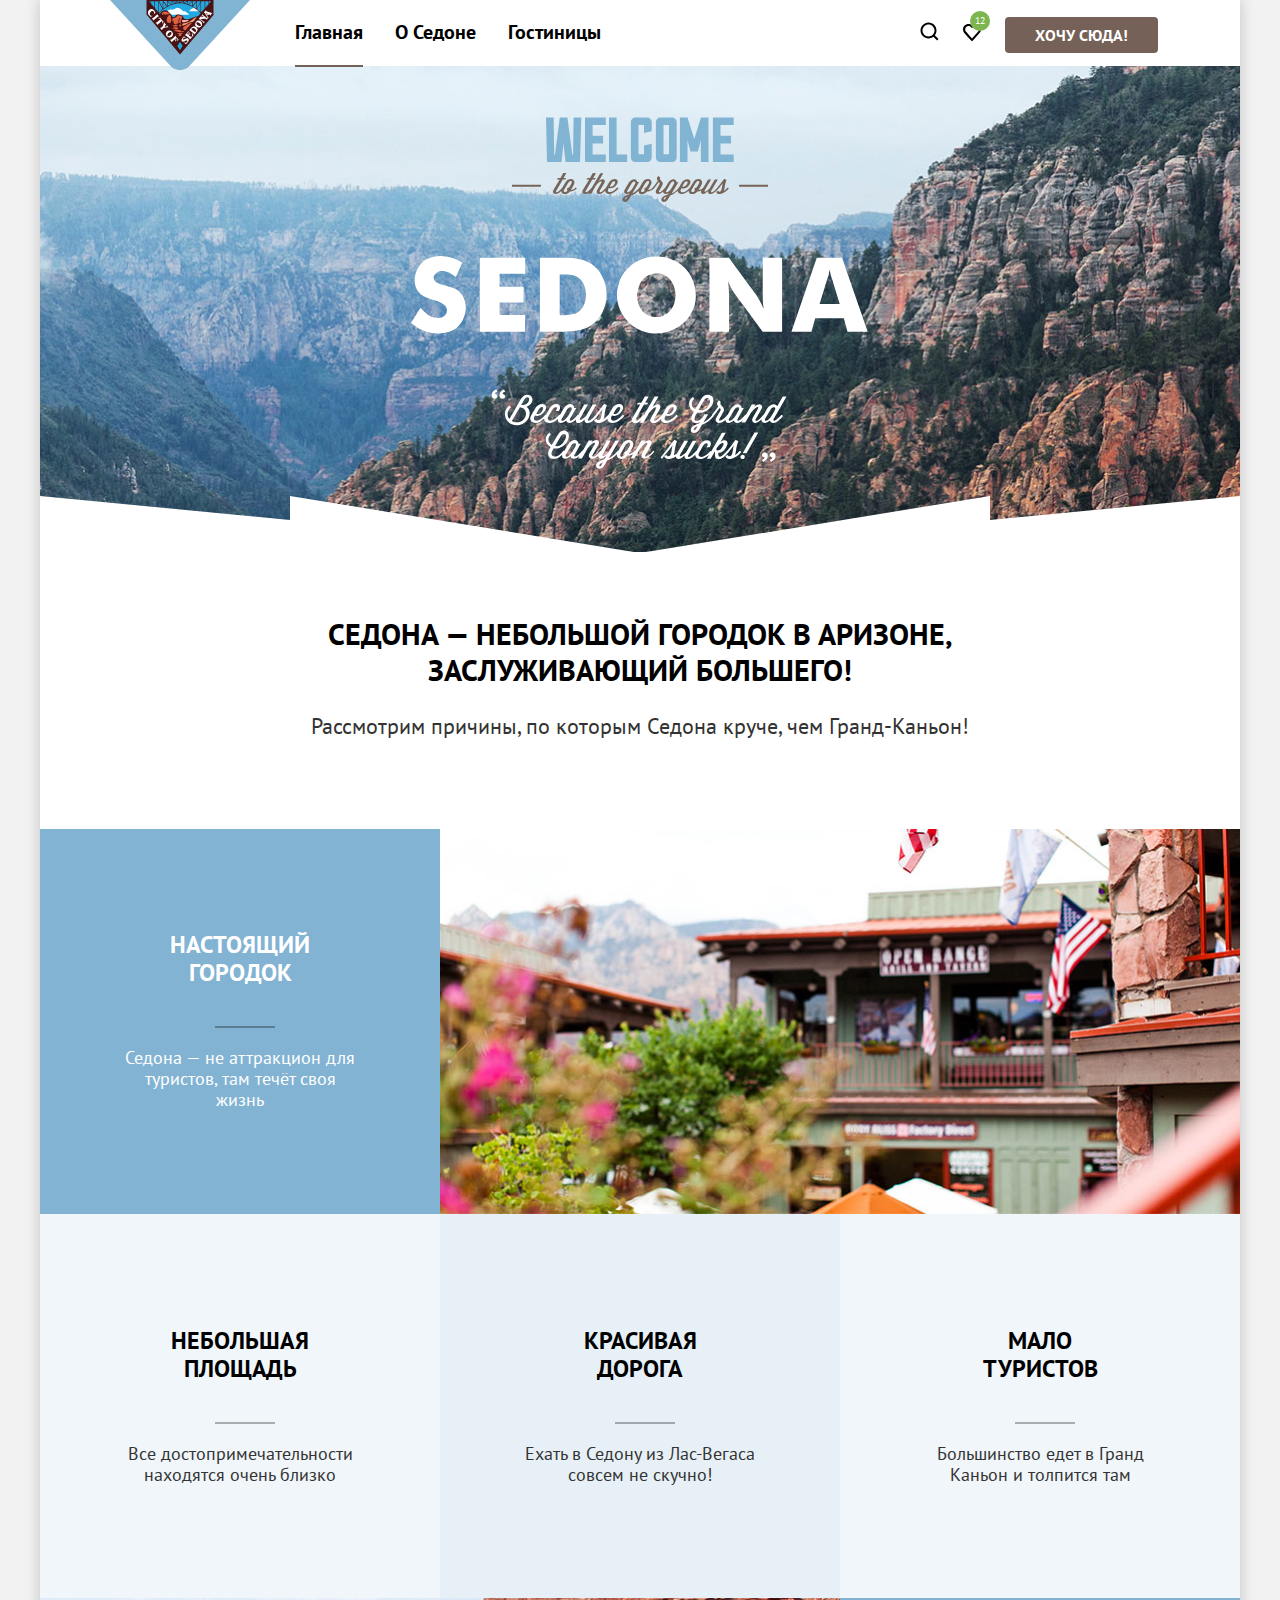
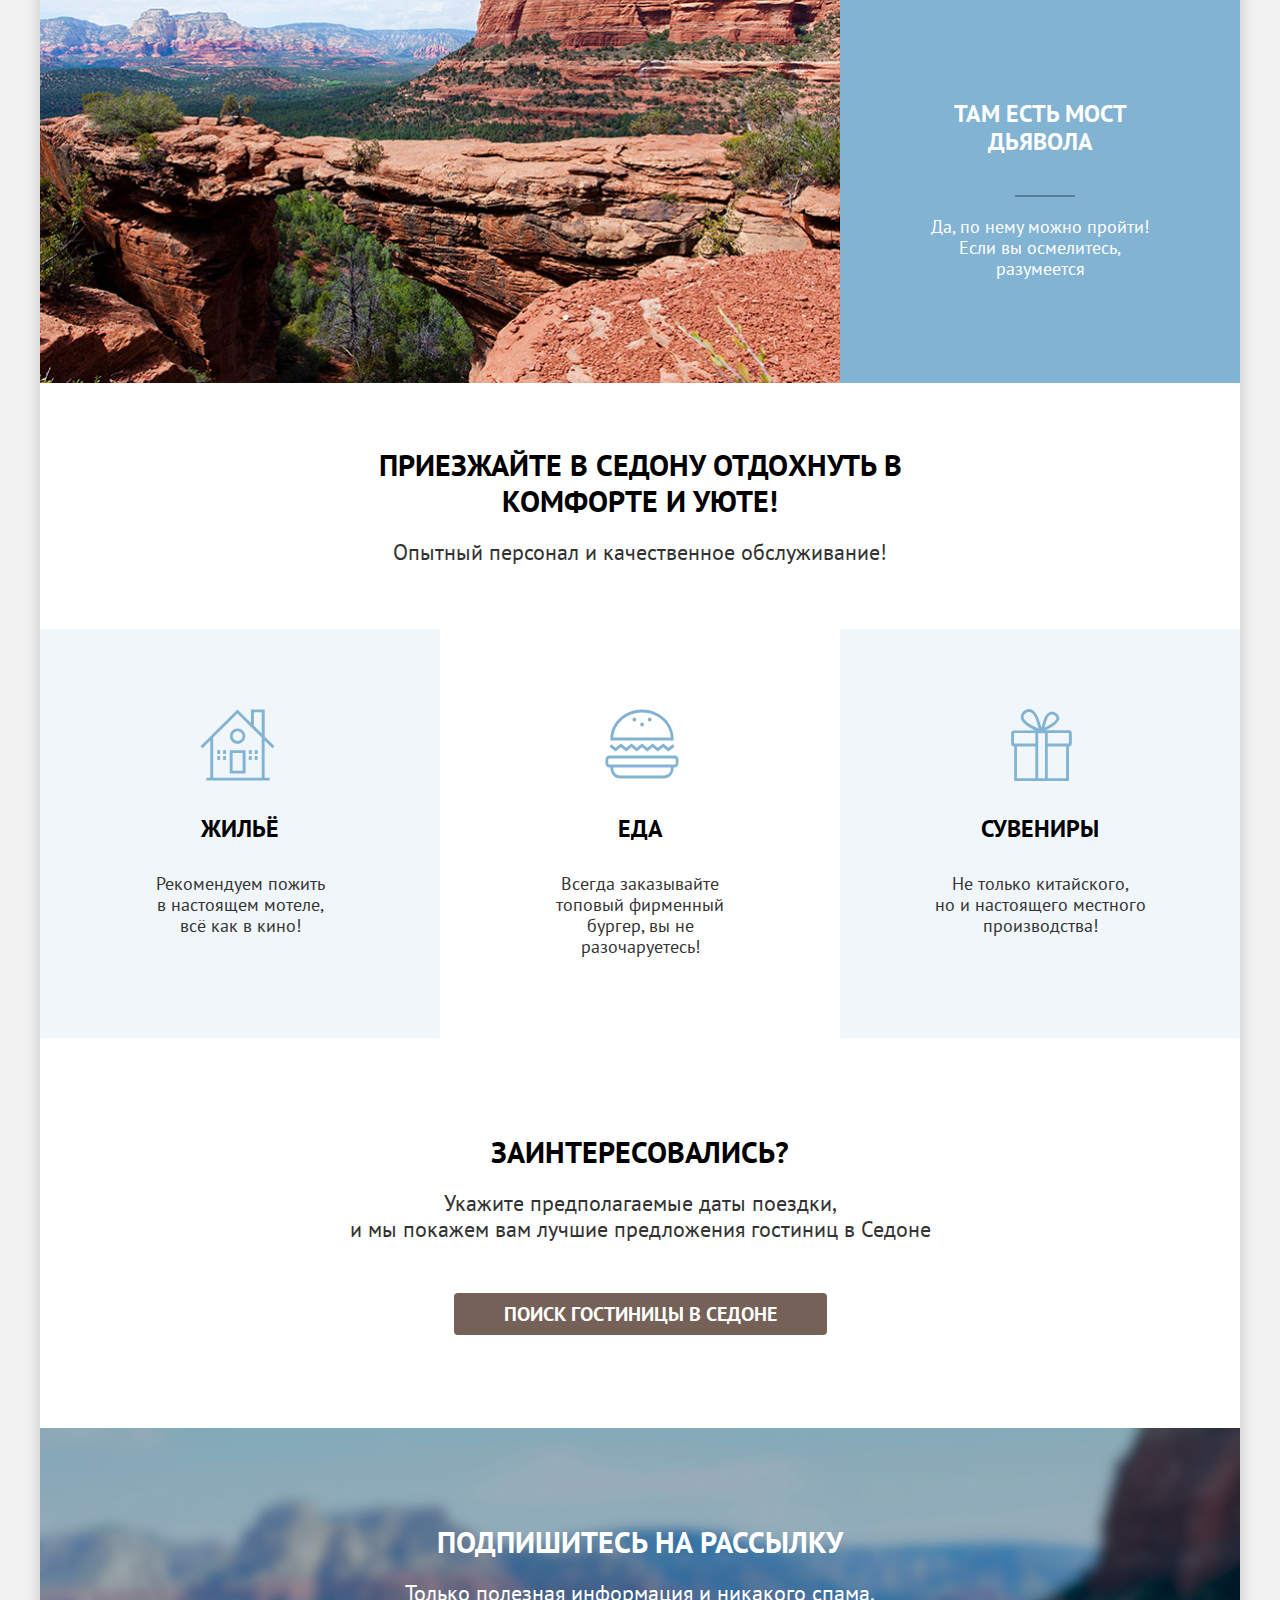
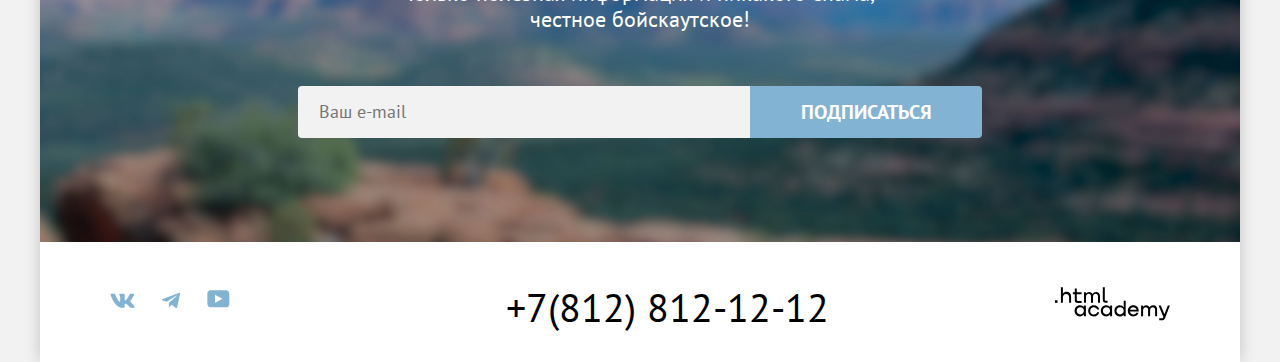
<file: index.html>
<!DOCTYPE html>
<html lang="ru">

<head>
  <meta charset="utf-8">
  <title>HTML Academy: Седона</title>
  <link rel="stylesheet" href="styles/styles.css">
  <link rel="icon" type="image/x-icon" sizes="32x32" href="favicon/favicon.ico">
</head>

<body>
  <div class="page-container">
    <header class="page-header">
      <a href="#" class="logo-link">
        <img class="page-header-img" src="images/logo.svg" alt="Логотип города">
      </a>
      <nav class="header-navigation">
        <ul class="navigation-list">
          <li class="navigation-item">
            <a href="#" class="navigation-link navigation-link-current">Главная</a>
          </li>
          <li class="navigation-item">
            <a href="#" class="navigation-link">О Седоне</a>
          </li>
          <li class="navigation-item">
            <a href="catalog.html" class="navigation-link">Гостиницы</a>
          </li>
        </ul>
        <ul class="navigation-person-list">
          <li class="navigation-person-item">
            <a href="#" class="navigation-person-link">
              <svg class="search" width="20" height="20" viewBox="0 0 20 20" fill="none"
                xmlns="http://www.w3.org/2000/svg" alt="Поиск">
                <path
                  d="M19.5 18.0083L15.8 14.3287C16.8 13.0359 17.5 11.3453 17.5 9.4558C17.5 5.08011 13.9 1.5 9.5 1.5C5.1 1.5 1.5 5.17956 1.5 9.55525C1.5 13.9309 5.1 17.511 9.5 17.511C11.3 17.511 13 16.9144 14.4 15.8204L18.1 19.5L19.5 18.0083ZM9.5 15.5221C6.2 15.5221 3.5 12.837 3.5 9.55525C3.5 6.27348 6.2 3.5884 9.5 3.5884C12.8 3.5884 15.5 6.27348 15.5 9.55525C15.5 12.837 12.8 15.5221 9.5 15.5221Z"
                  fill="black" />
              </svg>
            </a>
          </li>
          <li class="navigation-person-item">
            <a href="#" class="navigation-person-link">
              <svg class="like" width="18" height="17" viewBox="0 0 18 17" fill="none"
                xmlns="http://www.w3.org/2000/svg" alt="Нравится">
                <path
                  d="M8.9 17C8.6 17 8.3 16.9 8.1 16.6C2.7 10.5 1.4 9.1 1.1 8.7C0.4 7.8 0 6.6 0 5.4C0 2.4 2.4 0 5.5 0C6.8 0 8 0.5 9 1.3C10 0.5 11.3 0 12.5 0C15.5 0 18 2.4 18 5.4C18 6.7 17.5 7.9 16.7 8.8L9.7 16.7C9.5 16.9 9.3 17 8.9 17ZM2.9 7.5C3.2 7.9 6.4 11.5 9 14.4L15.2 7.4C15.7 6.9 15.9 6.2 15.9 5.4C15.9 3.6 14.4 2.1 12.6 2.1C11.6 2.1 10.6 2.6 9.9 3.4C9.6 3.7 9.3 3.8 9 3.8C8.7 3.8 8.4 3.6 8.2 3.4C7.5 2.6 6.5 2.1 5.5 2.1C3.7 2.1 2.2 3.6 2.2 5.4C2.1 6.3 2.5 7 2.9 7.5C2.8 7.5 2.8 7.5 2.9 7.5Z"
                  fill="black" />
              </svg>
              <span class="likes">12</span>
            </a>
          </li>
          <li class="navigation-person-item">
            <a href="#" class="navigation-person-want grey-button"><span class="grey-button-span">Хочу сюда!</span></a>
          </li>
        </ul>
      </nav>
    </header>
    <main class="page-main main-container">
      <h1 class="visually-hidden">Неофициальный сайт города Седона</h1>
      <section class="welcome">
        <h2 class="visually-hidden">Приглашение посетить Седону</h2>
        <img class="welcome-img" src="images/welcome.svg" alt="Добро пожаловать в Седону">
      </section>
      <section class="reasons">
        <div class="container-description">
          <h2 class="visually-hidden">Причины посетить Седону</h2>
          <p class="reasons-description">Седона — небольшой городок в Аризоне,
            заслуживающий большего!
          <p class="sedona-better">Рассмотрим причины, по которым Седона круче, чем Гранд-Каньон!</p>
        </div>
        <ul class="reasons-list">
          <li class="reasons-item reasons-item-special">
            <div class="reasons-container">
              <h3 class="reasons-title">Настоящий городок</h3>
              <p class="reasons-text">Седона — не аттракцион для туристов, там течёт своя жизнь</p>
            </div>
            <img class="reasons-image" src="images/sedona-photo.jpg" width="800" height="385" alt="Фото города">
          </li>
          <li class="reasons-item">
            <div class="reasons-container">
              <h3 class="reasons-title">Небольшая площадь</h3>
              <p class="reasons-text">Все достопримечательности находятся очень близко</p>
            </div>
          </li>

          <li class="reasons-item">
            <div class="reasons-container">
              <h3 class="reasons-title">Красивая<br> дорога</h3>
              <p class="reasons-text">Ехать в Седону из Лас-Вегаса совсем не скучно!</p>
            </div>
          </li>
          <li class="reasons-item">
            <div class="reasons-container">
              <h3 class="reasons-title">Мало<br> туристов</h3>
              <p class="reasons-text">Большинство едет в Гранд Каньон и толпится там</p>
            </div>
          </li>
          <li class="reasons-item reasons-item-special">
            <img class="reasons-image" src="images/devils-bridge.jpg" width="800" height="385" alt="Фото моста дьявола">
            <div class="reasons-container">
              <h3 class="reasons-title">Там есть мост дьявола</h3>
              <p class="reasons-text">Да, по нему можно пройти! Если вы осмелитесь, разумеется</p>
            </div>
          </li>
        </ul>
      </section>
      <section class="recomendations">
        <h2 class="visually-hidden">Рекомендуемое</h2>
        <div class="container-recomendation">
          <p class="recomendations-invitation">Приезжайте в Седону отдохнуть в комфорте и уюте!</p>
          <p class="recomendations-text">Опытный персонал и качественное обслуживание!</p>
        </div>
        <ul class="recomendations-list">
          <li class="recomendations-item house">
            <h3 class="recomendations-title">Жильё</h3>
            <p class="recomendation-text">Рекомендуем пожить <br>в настоящем мотеле,<br>
              всё как в кино!</p>
          </li>
          <li class="recomendations-item eat">
            <h3 class="recomendations-title">Еда</h3>
            <p class="recomendation-text">Всегда заказывайте<br>
              топовый фирменный бургер, вы не разочаруетесь!</p>
          </li>
          <li class="recomendations-item souvenir">
            <h3 class="recomendations-title">Сувениры</h3>
            <p class="recomendation-text">Не только китайского,<br>
              но и настоящего местного производства!</p>
          </li>
        </ul>
      </section>
      <section class="interest">
        <h2 class="interest-title">Заинтересовались?</h2>
        <p class="interest-text">Укажите предполагаемые даты поездки,<br>и мы покажем вам лучшие предложения гостиниц
          в
          Седоне</p>
        <a href="#" class="interest-link grey-button"><span class="grey-button-span">Поиск гостиницы в Седоне</span></a>
      </section>
    </main>
    <footer class="main-footer">
      <section class="subscription">
        <div class="subscription-container">
          <h2 class="subscription-title">Подпишитесь на рассылку</h2>
          <p class="subscription-text">Только полезная информация и никакого спама, честное бойскаутское!</p>
        </div>
        <form action="https://echo.htmlacademy.ru" class="subscription-form" method="post">
          <input class="subscribe-field" type="email" placeholder="Ваш e-mail" name="subscribe-email" required>
          <button class="subscribe-button blue-button" type="submit"><span
              class="blue-button-span">Подписаться</span></button>
        </form>
      </section>
      <section class="contacts">
        <h2 class="visually-hidden">Контакты</h2>
        <ul class="contacts-list">
          <li class="contacts-item">
            <a href="https://vk.com/htmlacademy" class="contacts-link">
              <svg class="contacts-icon" aria-hidden="true" focusable="false" width="25" height="15" viewBox="0 0 25 15"
                xmlns="http://www.w3.org/2000/svg" alt="Ссылка на Вконтакте">
                <path fill-rule="evenodd" clip-rule="evenodd"
                  d="M24.1164 1.80445C24.2824 1.25845 24.1164 0.856445 23.3214 0.856445H20.6964C20.0284 0.856445 19.7204 1.20345 19.5534 1.58645C19.5534 1.58645 18.2184 4.78245 16.3274 6.85845C15.7154 7.46045 15.4374 7.65145 15.1034 7.65145C14.9364 7.65145 14.6854 7.46045 14.6854 6.91345V1.80445C14.6854 1.14845 14.5014 0.856445 13.9454 0.856445H9.81738C9.40038 0.856445 9.14938 1.16045 9.14938 1.44945C9.14938 2.07045 10.0954 2.21445 10.1924 3.96245V7.76045C10.1924 8.59345 10.0394 8.74444 9.70538 8.74444C8.81538 8.74444 6.65038 5.53345 5.36538 1.85945C5.11638 1.14445 4.86438 0.856445 4.19338 0.856445H1.56638C0.816382 0.856445 0.666382 1.20345 0.666382 1.58645C0.666382 2.26845 1.55638 5.65645 4.81138 10.1374C6.98138 13.1974 10.0364 14.8564 12.8194 14.8564C14.4884 14.8564 14.6944 14.4884 14.6944 13.8534V11.5404C14.6944 10.8034 14.8524 10.6564 15.3814 10.6564C15.7714 10.6564 16.4384 10.8484 17.9964 12.3234C19.7764 14.0724 20.0694 14.8564 21.0714 14.8564H23.6964C24.4464 14.8564 24.8224 14.4884 24.6064 13.7604C24.3684 13.0364 23.5184 11.9854 22.3914 10.7384C21.7794 10.0284 20.8614 9.26345 20.5824 8.88045C20.1934 8.38945 20.3044 8.17044 20.5824 7.73345C20.5824 7.73345 23.7824 3.30745 24.1154 1.80445H24.1164Z" />
              </svg>
            </a>
          </li>
          <li class="contacts-item">
            <a href="https://t.me/htmlacademy " class="contacts-link">
              <svg class="contacts-icon" aria-hidden="true" focusable="false" width="18" height="16" viewBox="0 0 18 16"
                xmlns="http://www.w3.org/2000/svg" alt="Ссылка на Телеграм">
                <path
                  d="M16.785 0.955705L0.840489 7.1042C-0.247661 7.54126 -0.241365 8.14828 0.640845 8.41897L4.73445 9.69597L14.2058 3.72014C14.6537 3.44766 15.0629 3.59424 14.7265 3.89281L7.05283 10.8183H7.05103L7.05283 10.8192L6.77045 15.0387C7.18413 15.0387 7.36669 14.8489 7.59871 14.625L9.58705 12.6915L13.7229 15.7464C14.4855 16.1664 15.0332 15.9506 15.2229 15.0405L17.9379 2.2453C18.2158 1.13107 17.5126 0.626562 16.785 0.955705Z" />
              </svg>
            </a>
          </li>
          <li class="contacts-item">
            <a href="https://www.youtube.com/user/htmlacademyru" class="contacts-link">
              <svg class="contacts-icon" aria-hidden="true" focusable="false" width="23" height="18" viewBox="0 0 23 18"
                xmlns="http://www.w3.org/2000/svg" alt="Ссылка на youtube">
                <path
                  d="M18.9402 0.356445H3.50738C1.64668 0.356445 0.333252 1.9502 0.333252 3.75645V13.8502C0.333252 15.7627 1.64668 17.3564 3.50738 17.3564H19.1591C20.8009 17.3564 22.3333 15.7627 22.3333 13.9564V3.75645C22.1143 1.9502 20.8009 0.356445 18.9402 0.356445ZM7.99494 12.8939V4.81894L15.3283 8.85645L7.99494 12.8939Z" />
              </svg>
            </a>
          </li>
          <li class="contacts-item tel">
            <a href="tel:+78128121212" class="contacts-tel">+7(812) 812-12-12</a>
          </li>
        </ul>
        <a href="https://htmlacademy.ru/" class="html-academy">
          <svg class="html-icon" aria-hidden="true" focusable="false" width="115" height="34" viewBox="0 0 115 34"
            xmlns="http://www.w3.org/2000/svg" alt="Ссылка на HTML Academy">
            <path d="M0 13.2564V15.8564H2.5V13.2564H0Z" />
            <path
              d="M11.6 4.85645C10 4.85645 8.8 5.55645 8 6.55645H7.9V0.356445H5.9V15.8564H7.9V10.5564C7.9 8.45645 9.2 6.95645 11.2 6.95645C13 6.95645 14.1 8.35645 14.1 10.1564V15.8564H16.1V9.75644C16.2 6.75644 14.3 4.85645 11.6 4.85645Z" />
            <path
              d="M26.6 5.15645H21.8V1.45645H19.8V5.25645H17.9V7.25645H19.8V13.2564C19.8 14.9564 20.8 15.9564 22.5 15.9564H26.6V13.9564H22.9C22.2 13.9564 21.8 13.5564 21.8 12.8564V7.15645H26.6V5.15645Z" />
            <path
              d="M41.1 4.95645C39.5 4.95645 38.2 5.75644 37.6 7.05645H37.5C36.9 5.85645 35.7 4.95645 34.1 4.95645C32.7 4.95645 31.6 5.75645 31 6.75645H30.9V5.15645H29V15.7564H31V10.3564C31 8.35645 32 6.85645 33.6 6.85645C35.1 6.85645 36 7.85645 36 9.45645V15.7564H38V10.1564C38 7.75645 39.4 6.85645 40.6 6.85645C42.1 6.85645 43 7.85645 43 9.45645V15.7564H45V9.25644C45.1 6.75644 43.6 4.95645 41.1 4.95645Z" />
            <path
              d="M47.8 13.0564C47.8 14.7564 48.8 15.7564 50.6 15.7564H52.6V13.7564H50.9C50.2 13.7564 49.8 13.3564 49.8 12.6564V0.356445H47.8V13.0564Z" />
            <path
              d="M28.9 20.0564C28 18.9564 26.7 18.2564 25 18.2564C21.9 18.2564 19.6 20.5564 19.6 23.8564C19.6 27.1564 21.9 29.4564 25 29.4564C26.8 29.4564 28 28.6564 28.8 27.5564H28.9V29.1564H30.9V18.5564H28.9V20.0564ZM25.3 27.4564C23.1 27.4564 21.7 25.8564 21.7 23.8564C21.7 21.8564 23.1 20.2564 25.3 20.2564C27.5 20.2564 28.9 21.8564 28.9 23.8564C28.9 25.7564 27.5 27.4564 25.3 27.4564Z" />
            <path
              d="M44.2 22.3564C43.7 19.9564 41.6 18.2564 38.8 18.2564C35.4 18.2564 33.2 20.7564 33.2 23.8564C33.2 26.9564 35.4 29.4564 38.8 29.4564C41.6 29.4564 43.7 27.6564 44.2 25.2564H42.1C41.7 26.5564 40.4 27.5564 38.8 27.5564C36.6 27.5564 35.2 25.9564 35.2 23.9564C35.2 21.9564 36.6 20.3564 38.8 20.3564C40.4 20.3564 41.6 21.3564 42.1 22.5564H44.2V22.3564Z" />
            <path
              d="M55.1 20.0564C54.2 18.9564 52.9 18.2564 51.2 18.2564C48.1 18.2564 45.8 20.5564 45.8 23.8564C45.8 27.1564 48.1 29.4564 51.2 29.4564C53 29.4564 54.2 28.6564 55 27.5564H55.1V29.1564H57.1V18.5564H55.1V20.0564ZM51.5 27.4564C49.3 27.4564 47.9 25.8564 47.9 23.8564C47.9 21.8564 49.3 20.2564 51.5 20.2564C53.7 20.2564 55.1 21.8564 55.1 23.8564C55.1 25.7564 53.6 27.4564 51.5 27.4564Z" />
            <path
              d="M68.7 20.1564C67.8 19.0564 66.5 18.2564 64.8 18.2564C61.7 18.2564 59.4 20.5564 59.4 23.8564C59.4 27.1564 61.6 29.4564 64.8 29.4564C66.5 29.4564 67.8 28.6564 68.6 27.6564H68.7V29.1564H70.7V13.7564H68.7V20.1564ZM65.1 27.4564C62.9 27.4564 61.5 25.8564 61.5 23.8564C61.5 21.8564 62.9 20.2564 65.1 20.2564C67.3 20.2564 68.7 21.8564 68.7 23.8564C68.6 25.8564 67.2 27.4564 65.1 27.4564Z" />
            <path
              d="M78.3 18.2564C75 18.2564 72.8 20.7564 72.8 23.8564C72.8 26.8564 74.9 29.4564 78.3 29.4564C80.8 29.4564 82.8 28.1564 83.5 25.8564H81.4C80.9 26.8564 79.8 27.4564 78.4 27.4564C76.5 27.4564 75.1 26.1564 75 24.5564H83.8C84 20.9564 81.8 18.2564 78.3 18.2564ZM78.3 20.1564C80 20.1564 81.3 21.1564 81.6 22.7564H75.1C75.4 21.2564 76.6 20.1564 78.3 20.1564Z" />
            <path
              d="M98.2 18.2564C96.6 18.2564 95.3 19.0564 94.6 20.2564H94.5C93.9 19.0564 92.7 18.2564 91.1 18.2564C89.7 18.2564 88.6 18.9564 88 20.0564V18.5564H86.1V29.1564H88.1V23.7564C88.1 21.7564 89.1 20.3564 90.7 20.2564C92.2 20.2564 93.1 21.2564 93.1 22.8564V29.1564H95.1V23.5564C95.1 21.1564 96.5 20.2564 97.7 20.2564C99.2 20.2564 100.1 21.2564 100.1 22.8564V29.1564H102.1V22.6564C102.2 20.0564 100.7 18.2564 98.2 18.2564Z" />
            <path
              d="M109.4 27.3564L105.8 18.4564H103.6L108.4 30.0564C108.1 30.9564 107.7 31.2564 106.7 31.2564H104.2V33.2564H106.7C108.5 33.2564 109.5 32.4564 110.2 30.6564L114.9 18.4564H112.8L109.4 27.3564Z" />
          </svg>
        </a>
      </section>
    </footer>
    <div class="modal-wrapper ">
      <div class="modal modal-auth">
        <h2 class="modal-title">Поиск гостиницы в Седоне</h2>
        <button class="modal-close-button" type="button">
          <span class="visually-hidden">Закрыть модальное окно</span>
          <svg class="modal-close-svg" width="14" height="14" viewBox="0 0 14 14" fill="none"
            xmlns="http://www.w3.org/2000/svg">
            <path
              d="M14 1.29231L12.7077 0L7 5.70769L1.29231 0L0 1.29231L5.70769 7L0 12.7077L1.29231 14L7 8.29231L12.7077 14L14 12.7077L8.29231 7L14 1.29231Z"
              fill="black" />
          </svg>
        </button>
        <form action="https://echo.htmlacademy.ru" class="modal-form" method-get>
          <div class="date-container">
            <label class="date-label" for="date-check-in">Дата заезда:</label>
            <figure class="input-figure">
              <input class="date-input" type="text" id="date-check-in" placeholder="27 апреля 2020" name="date-check-in"
                required>
              <button class="date-button date-button-image" type="button">
                <span class="visually-hidden">Календарь</span>
              </button>
              <figcaption class="figcaption-check-in">
                <p class="date-check-in-text">Мы не можем отправить вас в прошлое.</p>
              </figcaption>
            </figure>
          </div>
          <div class="date-container">
            <label class="date-label" for="departure">Дата выезда:</label>
            <figure class="input-figure">
              <input class="date-input" type="text" id="departure" placeholder="1 сентября 2023" name="departure"
                required>
              <button class="date-button date-button-image" type="button">
                <span class="visually-hidden">Календарь</span>
              </button>
              <figcaption class="figcaption-departure">
                <p class="departure-text">На эти даты есть свободные номера. Пока есть.</p>
              </figcaption>
            </figure>
          </div>

          <div class="number-of-peoples">
            <label class="people-label adult-label" for="adult">Взрослые:</label>
            <button class="peoples-button minus-radius" type="button"><svg class="peoples-button-svg" width="20" height="20" viewBox="0 0 20 20" xmlns="http://www.w3.org/2000/svg">
              <path d="M3 9V11H17V9H3Z" />
              </svg>

            </button>
            <input class="peoples-input" type="text" placeholder="2" name="adult" id="adult" required>
            <button class="peoples-button adult-plus plus-radius" type="button"><svg class="peoples-button-svg"
                width="14" height="14" viewBox="0 0 14 14" xmlns="http://www.w3.org/2000/svg">
                <path d="M14 6H8V0H6V6H0V8H6V14H8V8H14V6Z" />
              </svg>
            </button>
            <label class="people-label children-label" for="children">Дети:</label>
            <button class="children-button" type="button">
              <span class="explane-text-container">
              <span class="explane-text ">Укажите количество детей,
                которые будут с вами, возраст которых от 6 до 18 лет. Дети до 6 лет размещаются бесплатно.
              </span>
            </span>
            </button>
            <button class="peoples-button minus-radius" type="button">
              <svg class="peoples-button-svg" width="20" height="20" viewBox="0 0 20 20" xmlns="http://www.w3.org/2000/svg">
                <path d="M3 9V11H17V9H3Z" />
                </svg>
            </button>
            <input class="peoples-input" type="text" placeholder="2" name="children" id="children" required>
            <button class="peoples-button plus-radius" type="button">
              <svg class="peoples-button-svg" width="14" height="14" viewBox="0 0 14 14"
                xmlns="http://www.w3.org/2000/svg">
                <path d="M14 6H8V0H6V6H0V8H6V14H8V8H14V6Z" />
              </svg>
            </button>
          </div>
          <button class="button-find blue-button" type="submit"><span class="find">Найти</span></button>
        </form>
      </div>
    </div>
  </div>
  <script src="./scripts/script.js"></script>
</body>

</html>
</file>
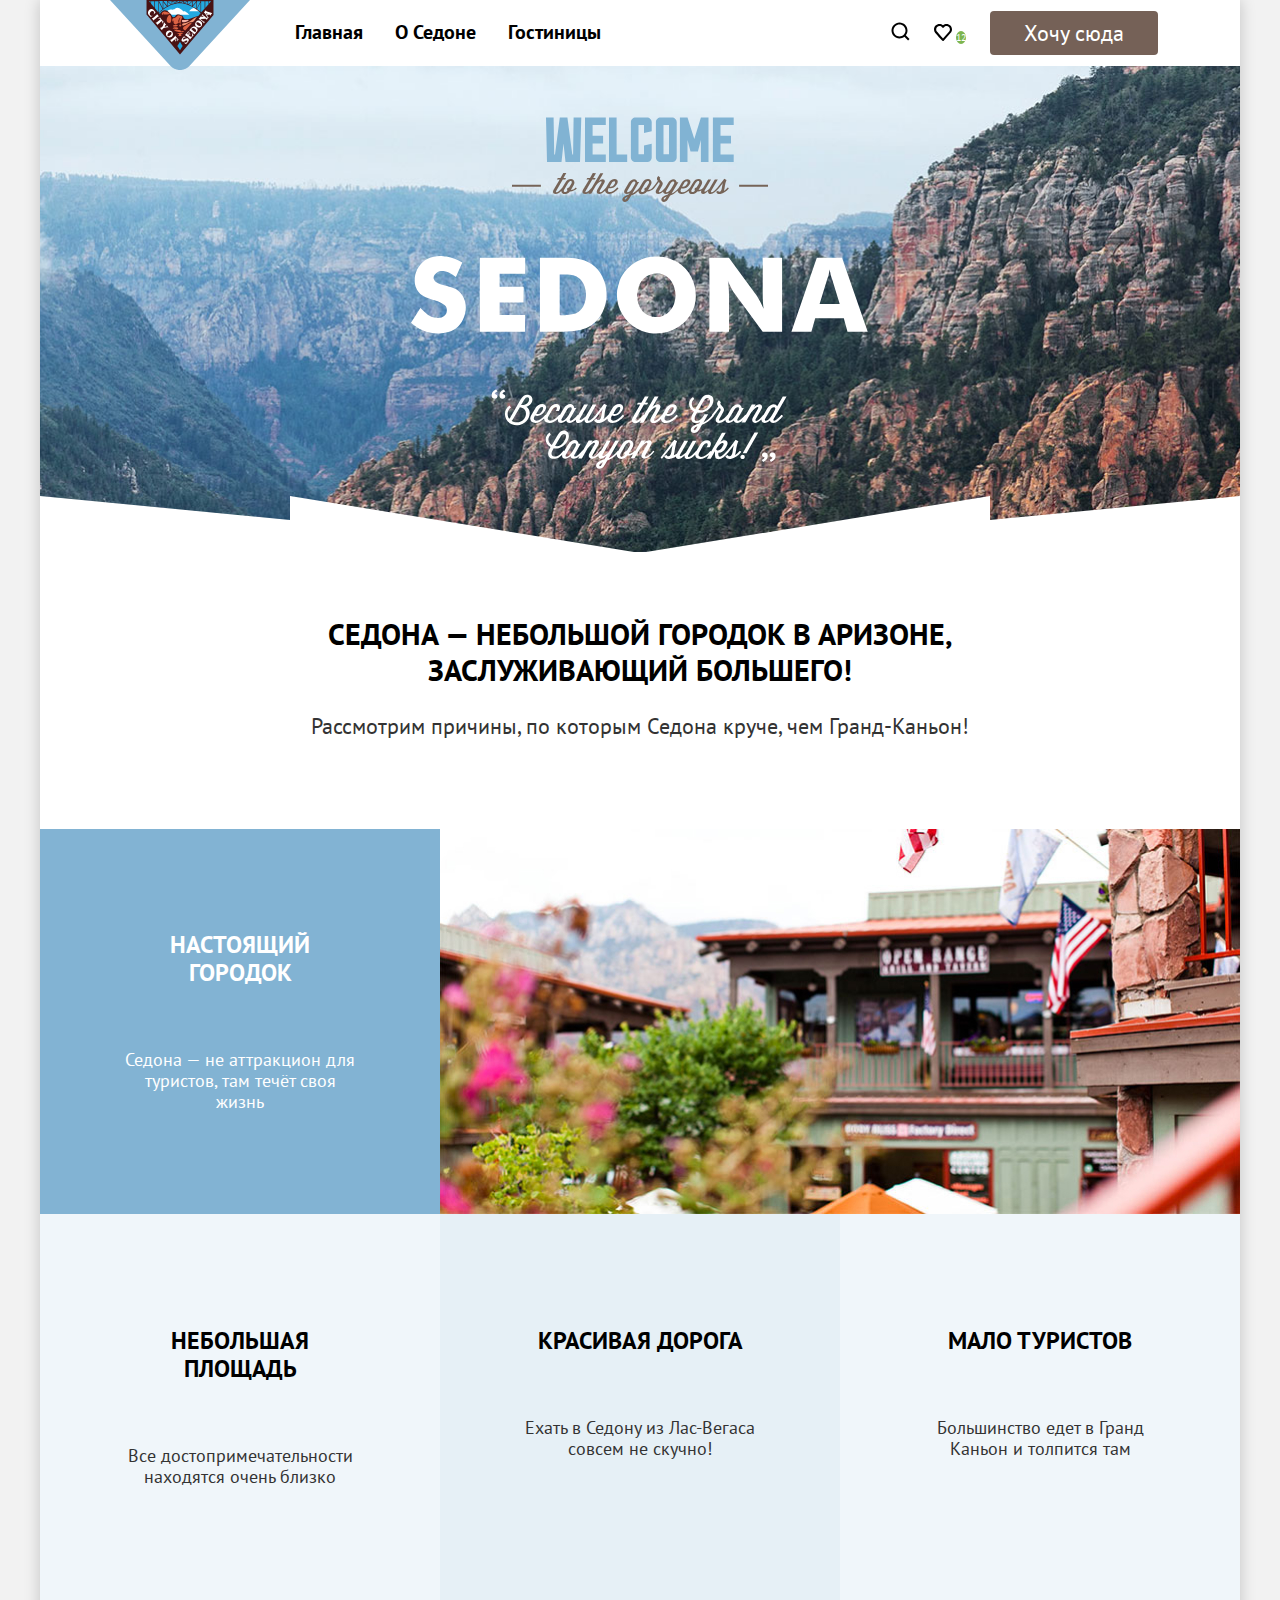
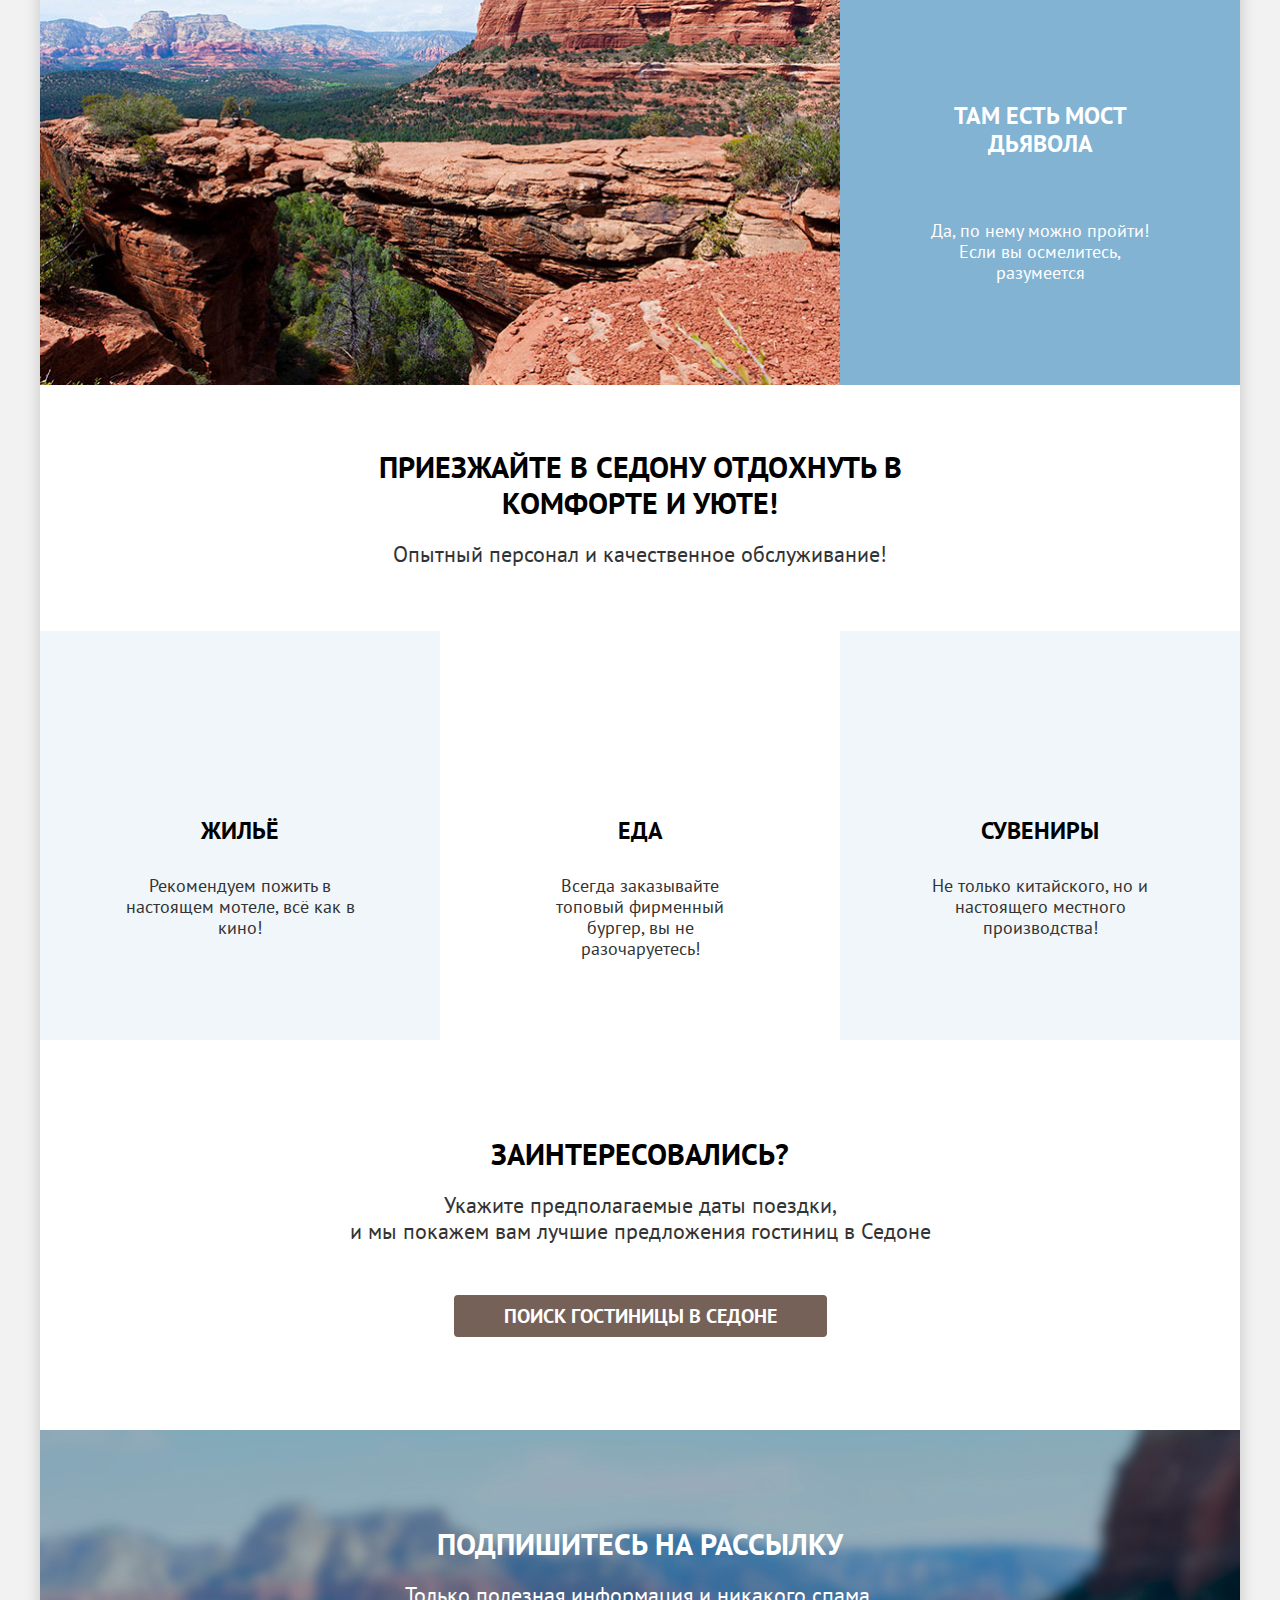
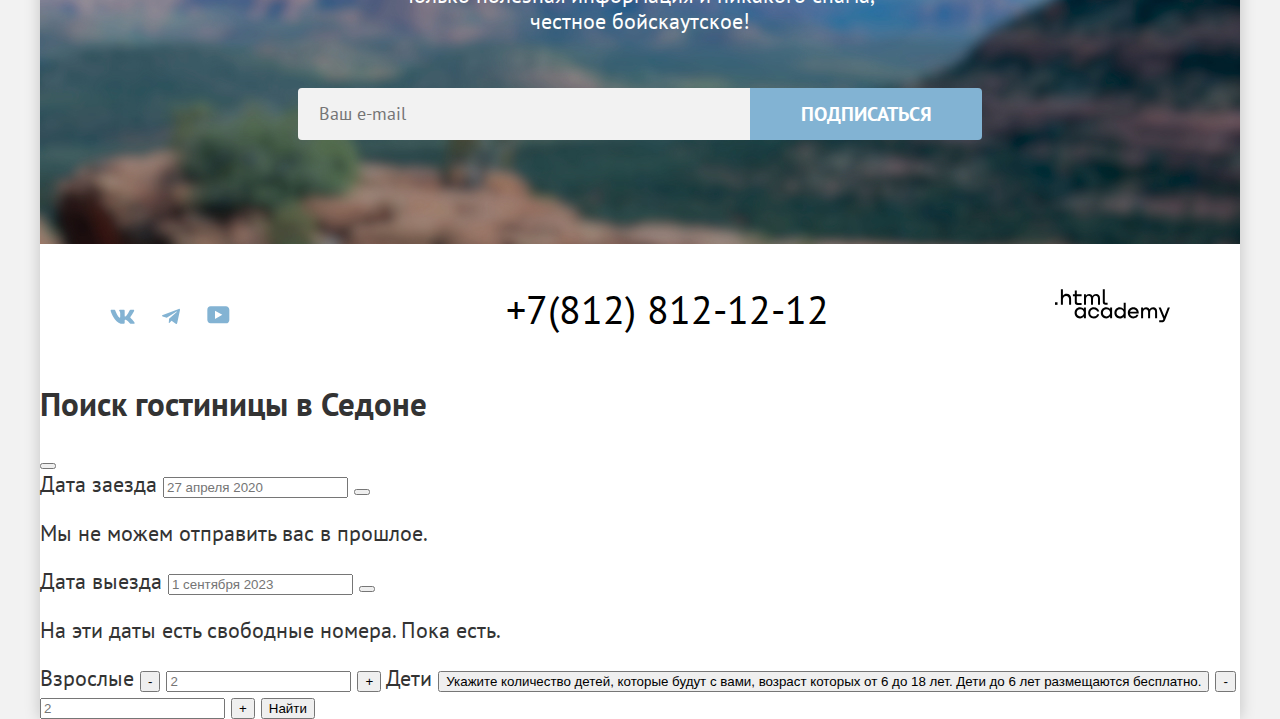
<file: 5/index.html>
<!DOCTYPE html>
<html lang="ru">

  <head>
    <meta charset="utf-8">
    <title>HTML Academy: Седона</title>
    <link rel="stylesheet" href="styles/styles.css">
    <base href="https://htmlacademy-htmlcss.github.io/2327405-sedona-37/5/">
</head>

  <body>
    <div class="page-container">
      <header class="page-header">
        <a href="#" class="logo-link">
          <img class="page-header-img" src="images/logo.svg" alt="Логотип города">
        </a>
        <nav class="header-navigation">
          <ul class="navigation-list">
            <li class="navigation-item">
              <a href="#" class="navigation-link navigation-link-current">Главная</a>
            </li>
            <li class="navigation-item">
              <a href="#" class="navigation-link">О Седоне</a>
            </li>
            <li class="navigation-item">
              <a href="catalog.html" class="navigation-link">Гостиницы</a>
            </li>
          </ul>
          <ul class="navigation-person-list">
            <li class="navigation-person-item">
              <a href="#" class="navigation-person-link">
                <svg class="search" width="20" height="20" viewBox="0 0 20 20" fill="none"
                  xmlns="http://www.w3.org/2000/svg" alt="Поиск">
                  <path
                    d="M19.5 18.0083L15.8 14.3287C16.8 13.0359 17.5 11.3453 17.5 9.4558C17.5 5.08011 13.9 1.5 9.5 1.5C5.1 1.5 1.5 5.17956 1.5 9.55525C1.5 13.9309 5.1 17.511 9.5 17.511C11.3 17.511 13 16.9144 14.4 15.8204L18.1 19.5L19.5 18.0083ZM9.5 15.5221C6.2 15.5221 3.5 12.837 3.5 9.55525C3.5 6.27348 6.2 3.5884 9.5 3.5884C12.8 3.5884 15.5 6.27348 15.5 9.55525C15.5 12.837 12.8 15.5221 9.5 15.5221Z"
                    fill="black" />
                </svg>
              </a>
            </li>
            <li class="navigation-person-item">
              <a href="#" class="navigation-person-link">
                <svg class="like" width="18" height="17" viewBox="0 0 18 17" fill="none"
                  xmlns="http://www.w3.org/2000/svg" alt="Нравится">
                  <path
                    d="M8.9 17C8.6 17 8.3 16.9 8.1 16.6C2.7 10.5 1.4 9.1 1.1 8.7C0.4 7.8 0 6.6 0 5.4C0 2.4 2.4 0 5.5 0C6.8 0 8 0.5 9 1.3C10 0.5 11.3 0 12.5 0C15.5 0 18 2.4 18 5.4C18 6.7 17.5 7.9 16.7 8.8L9.7 16.7C9.5 16.9 9.3 17 8.9 17ZM2.9 7.5C3.2 7.9 6.4 11.5 9 14.4L15.2 7.4C15.7 6.9 15.9 6.2 15.9 5.4C15.9 3.6 14.4 2.1 12.6 2.1C11.6 2.1 10.6 2.6 9.9 3.4C9.6 3.7 9.3 3.8 9 3.8C8.7 3.8 8.4 3.6 8.2 3.4C7.5 2.6 6.5 2.1 5.5 2.1C3.7 2.1 2.2 3.6 2.2 5.4C2.1 6.3 2.5 7 2.9 7.5C2.8 7.5 2.8 7.5 2.9 7.5Z"
                    fill="black" />
                </svg>
                <span class="likes">12</span>
              </a>
            </li>
            <li class="navigation-person-item want">
              <a href="#" class="navigation-person-want">Хочу сюда</a>
            </li>
          </ul>
        </nav>
      </header>
      <main class="page-main main-container">
        <h1 class="visually-hidden">Неофициальный сайт города Седона</h1>
        <section class="welcome">
          <h2 class="visually-hidden">Приглашение посетить Седону</h2>
          <img class="welcome-img" src="images/welcome.svg" alt="Добро пожаловать в Седону">
        </section>
        <section class="reasons">
          <div class="container-description">
            <h2 class="visually-hidden">Причины посетить Седону</h2>
            <p class="reasons-description">Седона — небольшой городок в Аризоне,
              заслуживающий большего!
            <p class="sedona-better">Рассмотрим причины, по которым Седона круче, чем Гранд-Каньон!</p>
          </div>
          <ul class="reasons-list">
            <li class="reasons-item reasons-item-special">
              <div class="reasons-container">
                <h3 class="reasons-title">Настоящий городок</h3>
                <p class="reasons-text">Седона — не аттракцион для туристов, там течёт своя жизнь</p>
              </div>
              <img class="reasons-image" src="images/sedona-photo.jpg" width="800" height="385" alt="Фото города">
            </li>
            <li class="reasons-item">
              <div class="reasons-container">
                <h3 class="reasons-title">Небольшая площадь</h3>
                <p class="reasons-text">Все достопримечательности находятся очень близко</p>
              </div>
            </li>

            <li class="reasons-item">
              <div class="reasons-container">
                <h3 class="reasons-title">Красивая дорога</h3>
                <p class="reasons-text">Ехать в Седону из Лас-Вегаса совсем не скучно!</p>
              </div>
            </li>
            <li class="reasons-item">
              <div class="reasons-container">
                <h3 class="reasons-title">Мало туристов</h3>
                <p class="reasons-text">Большинство едет в Гранд Каньон и толпится там</p>
              </div>
            </li>
            <li class="reasons-item reasons-item-special">
              <img class="reasons-image" src="images/devils-bridge.jpg" width="800" height="385"
                alt="Фото моста дьявола">
              <div class="reasons-container">
                <h3 class="reasons-title">Там есть мост дьявола</h3>
                <p class="reasons-text">Да, по нему можно пройти! Если вы осмелитесь, разумеется</p>
              </div>
            </li>
          </ul>
        </section>
        <section class="recomendations">
          <h2 class="visually-hidden">Рекомендуемое</h2>
          <div class="container-recomendation">
            <p class="recomendations-invitation">Приезжайте в Седону отдохнуть в комфорте и уюте!</p>
            <p class="recomendations-text">Опытный персонал и качественное обслуживание!</p>
          </div>
          <ul class="recomendations-list">
            <li class="recomendations-item">
              <h3 class="recomendations-title">Жильё</h3>
              <p class="recomendation-text">Рекомендуем пожить в настоящем мотеле,
                всё как в кино!</p>
            </li>
            <li class="recomendations-item">
              <h3 class="recomendations-title">Еда</h3>
              <p class="recomendation-text">Всегда заказывайте
                топовый фирменный бургер, вы не разочаруетесь!</p>
            </li>
            <li class="recomendations-item">
              <h3 class="recomendations-title">Сувениры</h3>
              <p class="recomendation-text">Не только китайского,
                но и настоящего местного производства!</p>
            </li>
          </ul>
        </section>
        <section class="interest">
          <h2 class="interest-title">Заинтересовались?</h2>
          <p class="interest-text">Укажите предполагаемые даты поездки,<br>и мы покажем вам лучшие предложения гостиниц
            в
            Седоне</p>
          <a href="#" class="interest-link">Поиск гостиницы в Седоне</a>
        </section>
      </main>
      <footer class="main-footer">
        <section class="subscription">
          <div class="subscription-container">
            <h2 class="subscription-title">Подпишитесь на рассылку</h2>
            <p class="subscription-text">Только полезная информация и никакого спама, честное бойскаутское!</p>
          </div>
          <form action="https://echo.htmlacademy.ru" class="subscription-form" method="post">
            <input class="subscribe-field" type="email" placeholder="Ваш e-mail" name="subscribe-email" required>
            <button class="subscribe-button" type="submit">Подписаться</button>
          </form>
        </section>
        <section class="contacts">
          <h2 class="visually-hidden">Контакты</h2>
          <ul class="contacts-list">
            <li class="contacts-item">
              <a href="https://vk.com/htmlacademy" class="contacts-link">
                <svg class="contacts-link" width="25" height="15" viewBox="0 0 25 15" fill="none"
                  xmlns="http://www.w3.org/2000/svg" alt="Ссылка на Вконтакте">
                  <path fill-rule="evenodd" clip-rule="evenodd"
                    d="M24.1164 1.80445C24.2824 1.25845 24.1164 0.856445 23.3214 0.856445H20.6964C20.0284 0.856445 19.7204 1.20345 19.5534 1.58645C19.5534 1.58645 18.2184 4.78245 16.3274 6.85845C15.7154 7.46045 15.4374 7.65145 15.1034 7.65145C14.9364 7.65145 14.6854 7.46045 14.6854 6.91345V1.80445C14.6854 1.14845 14.5014 0.856445 13.9454 0.856445H9.81738C9.40038 0.856445 9.14938 1.16045 9.14938 1.44945C9.14938 2.07045 10.0954 2.21445 10.1924 3.96245V7.76045C10.1924 8.59345 10.0394 8.74444 9.70538 8.74444C8.81538 8.74444 6.65038 5.53345 5.36538 1.85945C5.11638 1.14445 4.86438 0.856445 4.19338 0.856445H1.56638C0.816382 0.856445 0.666382 1.20345 0.666382 1.58645C0.666382 2.26845 1.55638 5.65645 4.81138 10.1374C6.98138 13.1974 10.0364 14.8564 12.8194 14.8564C14.4884 14.8564 14.6944 14.4884 14.6944 13.8534V11.5404C14.6944 10.8034 14.8524 10.6564 15.3814 10.6564C15.7714 10.6564 16.4384 10.8484 17.9964 12.3234C19.7764 14.0724 20.0694 14.8564 21.0714 14.8564H23.6964C24.4464 14.8564 24.8224 14.4884 24.6064 13.7604C24.3684 13.0364 23.5184 11.9854 22.3914 10.7384C21.7794 10.0284 20.8614 9.26345 20.5824 8.88045C20.1934 8.38945 20.3044 8.17044 20.5824 7.73345C20.5824 7.73345 23.7824 3.30745 24.1154 1.80445H24.1164Z"
                    fill="#83B3D3" />
                </svg>
              </a>
            </li>
            <li class="contacts-item">
              <a href="https://t.me/htmlacademy " class="contacts-link">
                <svg class="contacts-link" width="18" height="16" viewBox="0 0 18 16" fill="none"
                  xmlns="http://www.w3.org/2000/svg" alt="Ссылка на Телеграм">
                  <path
                    d="M16.785 0.955705L0.840489 7.1042C-0.247661 7.54126 -0.241365 8.14828 0.640845 8.41897L4.73445 9.69597L14.2058 3.72014C14.6537 3.44766 15.0629 3.59424 14.7265 3.89281L7.05283 10.8183H7.05103L7.05283 10.8192L6.77045 15.0387C7.18413 15.0387 7.36669 14.8489 7.59871 14.625L9.58705 12.6915L13.7229 15.7464C14.4855 16.1664 15.0332 15.9506 15.2229 15.0405L17.9379 2.2453C18.2158 1.13107 17.5126 0.626562 16.785 0.955705Z"
                    fill="#83B3D3" />
                </svg>
              </a>
            </li>
            <li class="contacts-item">
              <a href="https://www.youtube.com/user/htmlacademyru" class="contacts-link">
                <svg class="contacts-link" width="23" height="18" viewBox="0 0 23 18" fill="none"
                  xmlns="http://www.w3.org/2000/svg" alt="Ссылка на youtube">
                  <path
                    d="M18.9402 0.356445H3.50738C1.64668 0.356445 0.333252 1.9502 0.333252 3.75645V13.8502C0.333252 15.7627 1.64668 17.3564 3.50738 17.3564H19.1591C20.8009 17.3564 22.3333 15.7627 22.3333 13.9564V3.75645C22.1143 1.9502 20.8009 0.356445 18.9402 0.356445ZM7.99494 12.8939V4.81894L15.3283 8.85645L7.99494 12.8939Z"
                    fill="#83B3D3" />
                </svg>
              </a>
            </li>
            <li class="contacts-item tel">
              <a href="tel:+78128121212" class="contacts-link">+7(812) 812-12-12</a>
            </li>
          </ul>
          <a href="https://htmlacademy.ru/" class="html-academy">
            <svg class="html-academy" width="115" height="34" viewBox="0 0 115 34" fill="none"
              xmlns="http://www.w3.org/2000/svg" alt="Ссылка на HTML Academy">
              <path d="M0 13.2564V15.8564H2.5V13.2564H0Z" fill="black" />
              <path
                d="M11.6 4.85645C10 4.85645 8.8 5.55645 8 6.55645H7.9V0.356445H5.9V15.8564H7.9V10.5564C7.9 8.45645 9.2 6.95645 11.2 6.95645C13 6.95645 14.1 8.35645 14.1 10.1564V15.8564H16.1V9.75644C16.2 6.75644 14.3 4.85645 11.6 4.85645Z"
                fill="black" />
              <path
                d="M26.6 5.15645H21.8V1.45645H19.8V5.25645H17.9V7.25645H19.8V13.2564C19.8 14.9564 20.8 15.9564 22.5 15.9564H26.6V13.9564H22.9C22.2 13.9564 21.8 13.5564 21.8 12.8564V7.15645H26.6V5.15645Z"
                fill="black" />
              <path
                d="M41.1 4.95645C39.5 4.95645 38.2 5.75644 37.6 7.05645H37.5C36.9 5.85645 35.7 4.95645 34.1 4.95645C32.7 4.95645 31.6 5.75645 31 6.75645H30.9V5.15645H29V15.7564H31V10.3564C31 8.35645 32 6.85645 33.6 6.85645C35.1 6.85645 36 7.85645 36 9.45645V15.7564H38V10.1564C38 7.75645 39.4 6.85645 40.6 6.85645C42.1 6.85645 43 7.85645 43 9.45645V15.7564H45V9.25644C45.1 6.75644 43.6 4.95645 41.1 4.95645Z"
                fill="black" />
              <path
                d="M47.8 13.0564C47.8 14.7564 48.8 15.7564 50.6 15.7564H52.6V13.7564H50.9C50.2 13.7564 49.8 13.3564 49.8 12.6564V0.356445H47.8V13.0564Z"
                fill="black" />
              <path
                d="M28.9 20.0564C28 18.9564 26.7 18.2564 25 18.2564C21.9 18.2564 19.6 20.5564 19.6 23.8564C19.6 27.1564 21.9 29.4564 25 29.4564C26.8 29.4564 28 28.6564 28.8 27.5564H28.9V29.1564H30.9V18.5564H28.9V20.0564ZM25.3 27.4564C23.1 27.4564 21.7 25.8564 21.7 23.8564C21.7 21.8564 23.1 20.2564 25.3 20.2564C27.5 20.2564 28.9 21.8564 28.9 23.8564C28.9 25.7564 27.5 27.4564 25.3 27.4564Z"
                fill="black" />
              <path
                d="M44.2 22.3564C43.7 19.9564 41.6 18.2564 38.8 18.2564C35.4 18.2564 33.2 20.7564 33.2 23.8564C33.2 26.9564 35.4 29.4564 38.8 29.4564C41.6 29.4564 43.7 27.6564 44.2 25.2564H42.1C41.7 26.5564 40.4 27.5564 38.8 27.5564C36.6 27.5564 35.2 25.9564 35.2 23.9564C35.2 21.9564 36.6 20.3564 38.8 20.3564C40.4 20.3564 41.6 21.3564 42.1 22.5564H44.2V22.3564Z"
                fill="black" />
              <path
                d="M55.1 20.0564C54.2 18.9564 52.9 18.2564 51.2 18.2564C48.1 18.2564 45.8 20.5564 45.8 23.8564C45.8 27.1564 48.1 29.4564 51.2 29.4564C53 29.4564 54.2 28.6564 55 27.5564H55.1V29.1564H57.1V18.5564H55.1V20.0564ZM51.5 27.4564C49.3 27.4564 47.9 25.8564 47.9 23.8564C47.9 21.8564 49.3 20.2564 51.5 20.2564C53.7 20.2564 55.1 21.8564 55.1 23.8564C55.1 25.7564 53.6 27.4564 51.5 27.4564Z"
                fill="black" />
              <path
                d="M68.7 20.1564C67.8 19.0564 66.5 18.2564 64.8 18.2564C61.7 18.2564 59.4 20.5564 59.4 23.8564C59.4 27.1564 61.6 29.4564 64.8 29.4564C66.5 29.4564 67.8 28.6564 68.6 27.6564H68.7V29.1564H70.7V13.7564H68.7V20.1564ZM65.1 27.4564C62.9 27.4564 61.5 25.8564 61.5 23.8564C61.5 21.8564 62.9 20.2564 65.1 20.2564C67.3 20.2564 68.7 21.8564 68.7 23.8564C68.6 25.8564 67.2 27.4564 65.1 27.4564Z"
                fill="black" />
              <path
                d="M78.3 18.2564C75 18.2564 72.8 20.7564 72.8 23.8564C72.8 26.8564 74.9 29.4564 78.3 29.4564C80.8 29.4564 82.8 28.1564 83.5 25.8564H81.4C80.9 26.8564 79.8 27.4564 78.4 27.4564C76.5 27.4564 75.1 26.1564 75 24.5564H83.8C84 20.9564 81.8 18.2564 78.3 18.2564ZM78.3 20.1564C80 20.1564 81.3 21.1564 81.6 22.7564H75.1C75.4 21.2564 76.6 20.1564 78.3 20.1564Z"
                fill="black" />
              <path
                d="M98.2 18.2564C96.6 18.2564 95.3 19.0564 94.6 20.2564H94.5C93.9 19.0564 92.7 18.2564 91.1 18.2564C89.7 18.2564 88.6 18.9564 88 20.0564V18.5564H86.1V29.1564H88.1V23.7564C88.1 21.7564 89.1 20.3564 90.7 20.2564C92.2 20.2564 93.1 21.2564 93.1 22.8564V29.1564H95.1V23.5564C95.1 21.1564 96.5 20.2564 97.7 20.2564C99.2 20.2564 100.1 21.2564 100.1 22.8564V29.1564H102.1V22.6564C102.2 20.0564 100.7 18.2564 98.2 18.2564Z"
                fill="black" />
              <path
                d="M109.4 27.3564L105.8 18.4564H103.6L108.4 30.0564C108.1 30.9564 107.7 31.2564 106.7 31.2564H104.2V33.2564H106.7C108.5 33.2564 109.5 32.4564 110.2 30.6564L114.9 18.4564H112.8L109.4 27.3564Z"
                fill="black" />
            </svg>
          </a>
        </section>
      </footer>
      <div class="modal-wrapper">
        <div class="modal">
          <h2 class="modal-title">Поиск гостиницы в Седоне</h2>
          <button class="modal-close" type="button">
            <span class="visually-hidden">Закрыть модальное окно</span>
          </button>
          <form action="https://echo.htmlacademy.ru" class="modal-form" method-get>
            <label for="date-check-in">Дата заезда</label>
            <input class="date-check-in-input" type="text" id="date-check-in" placeholder="27 апреля 2020"
              name="date-check-in" required>
            <button class="date-check-in-button" type="button">
              <span class="visually-hidden">Календарь</span>
            </button>
            <p class="date-check-in-text">Мы не можем отправить вас в прошлое.</p>
            <label for="departure">Дата выезда</label>
            <input class="departure-input" type="text" id="departure" placeholder="1 сентября 2023" name="departure"
              required>
            <button class="departure-button" type="button">
              <span class="visually-hidden">Календарь</span>
            </button>
            <p class="departure-text">На эти даты есть свободные номера. Пока есть.</p>
            <label for="adult">Взрослые</label>
            <button class="adult-minus" type="button">-</button>
            <input type="text" class="adult-input" placeholder="2" name="adult" id="adult" required>
            <button class="adult-plus" type="button">+</button>
            <label for="children">Дети</label>
            <button class="children-button" type="button">Укажите количество детей, которые будут с вами, возраст
              которых
              от 6 до 18 лет. Дети до 6 лет размещаются бесплатно.</button>
            <button class="children-minus" type="button">-</button>
            <input type="text" class="children-input" placeholder="2" name="children" id="children" required>
            <button class="children-plus" type="button">+</button>
            <button class="button-find" type="submit">Найти</button>
          </form>
        </div>
      </div>
    </div>
  </body>

</html>
</file>
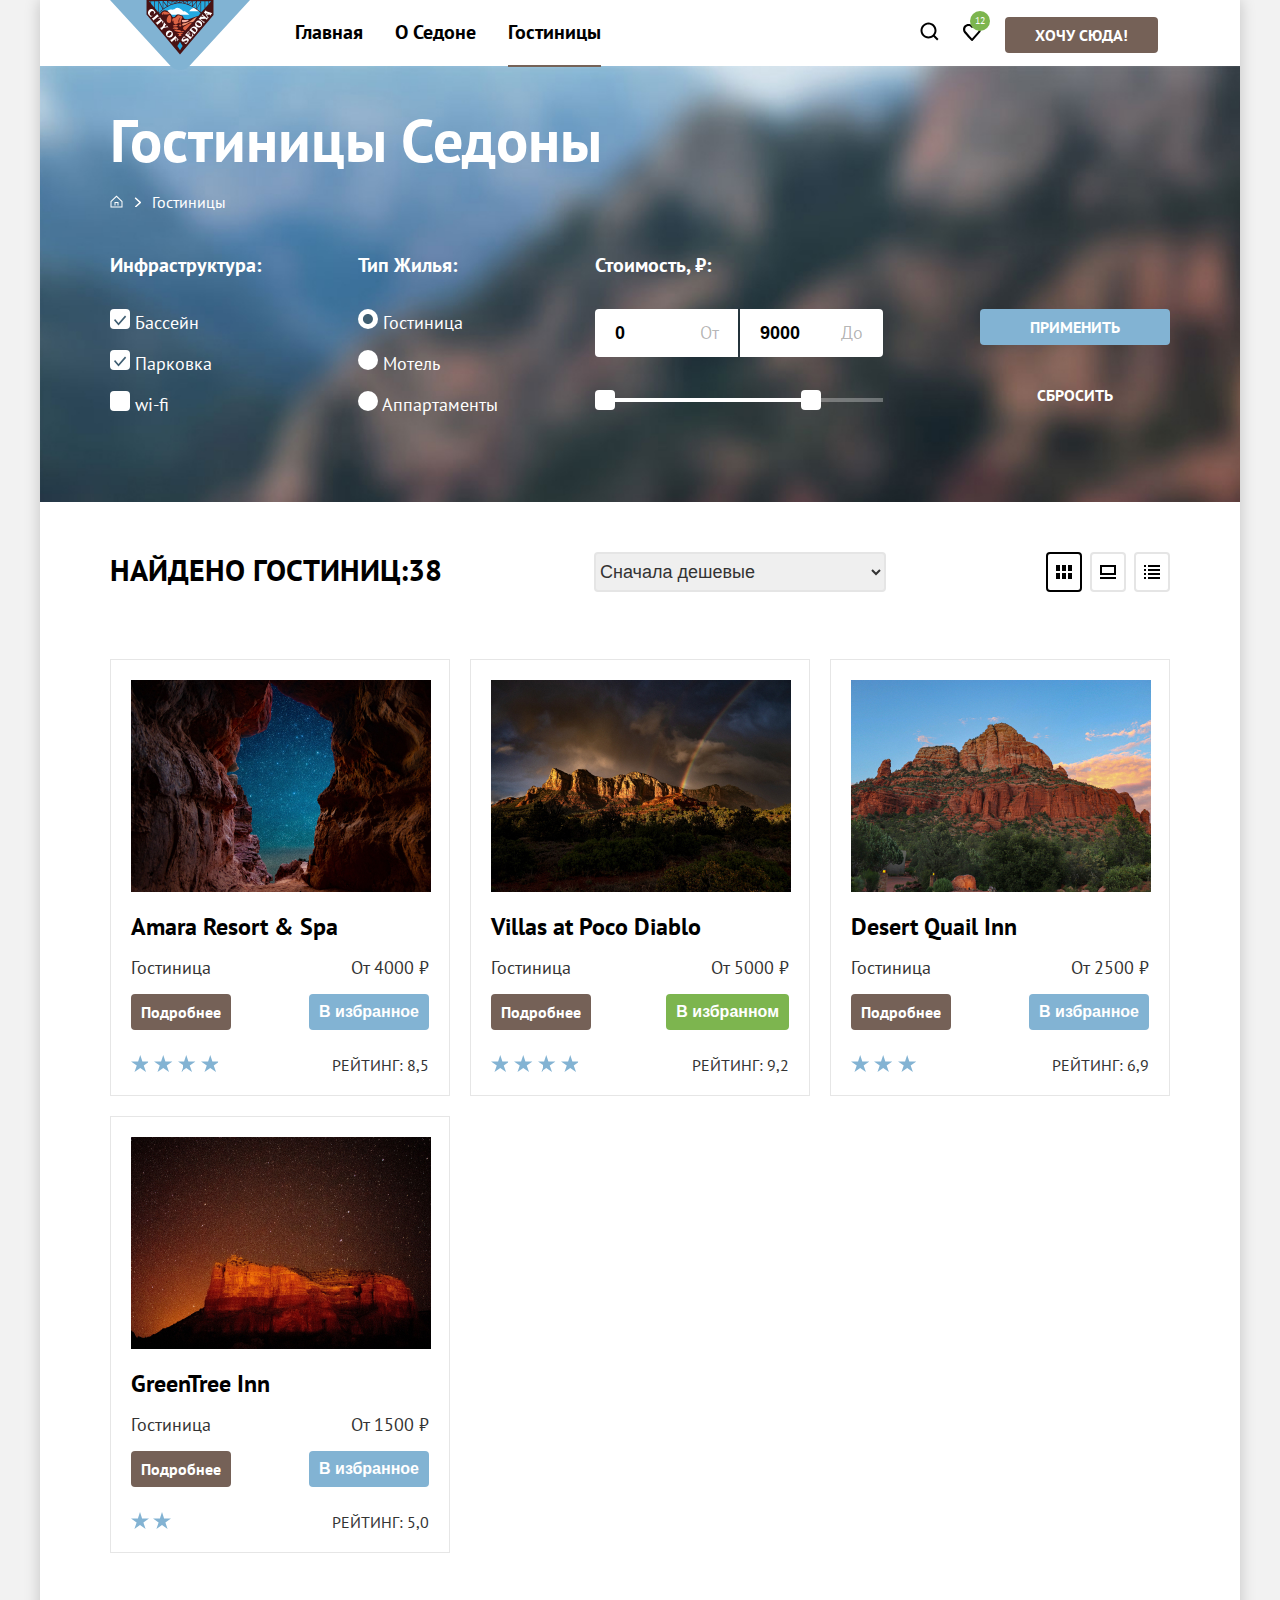
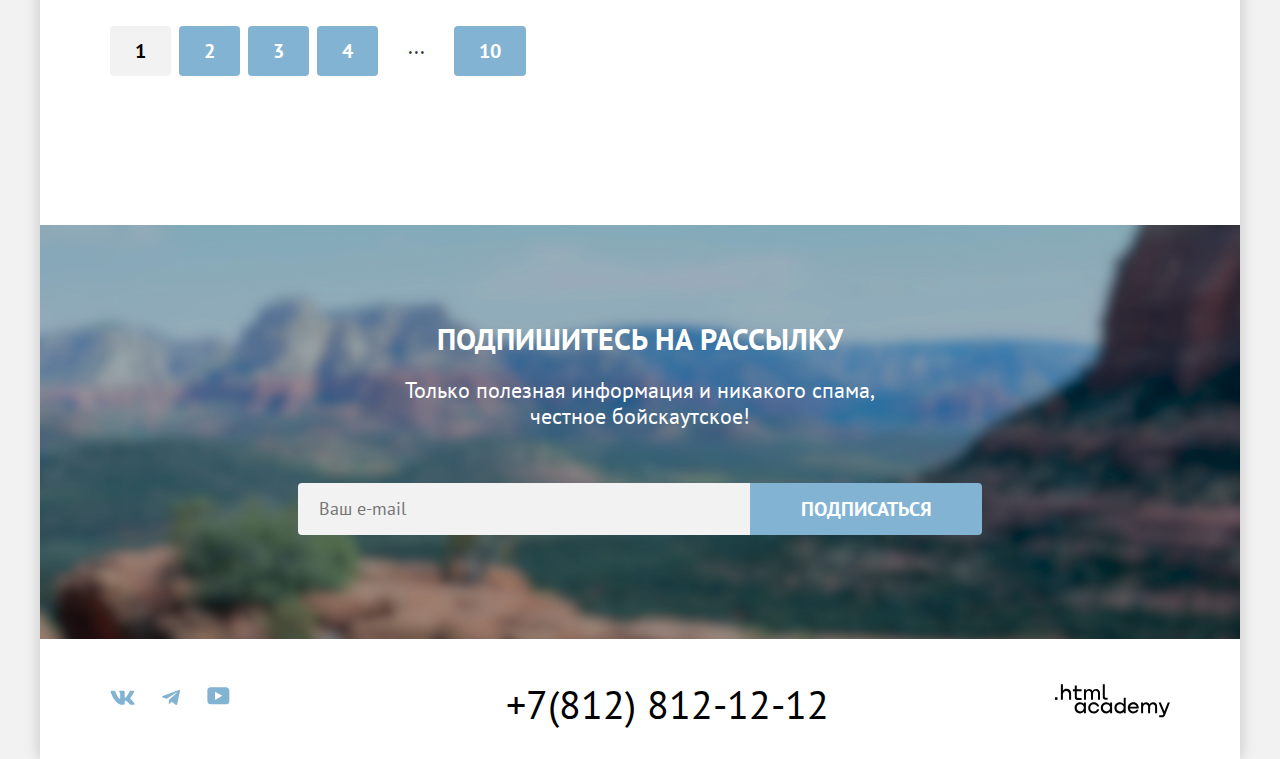
<file: catalog.html>
<!DOCTYPE html>
<html lang="ru">

<head>
  <meta charset="UTF-8">
  <link rel="stylesheet" href="styles/styles.css">
  <link rel="icon" type="image/x-icon" sizes="32x32" href="favicon/favicon.ico">
  <title>Гостиницы</title>
</head>

<body>
  <div class="page-container">
    <header class="page-header">
      <a href="index.html" class="logo-link">
        <img class="page-header-img" src="images/logo.svg" alt="Логотип города">
      </a>
      <nav class="header-navigation">
        <ul class="navigation-list">
          <li class="navigation-item">
            <a href="index.html" class="navigation-link">Главная</a>
          </li>
          <li class="navigation-item">
            <a href="#" class="navigation-link">О Седоне</a>
          </li>
          <li class="navigation-item">
            <a href="catalog.html" class="navigation-link navigation-link-current">Гостиницы</a>
          </li>
        </ul>
        <ul class="navigation-person-list">
          <li class="navigation-person-item">
            <a href="#" class="navigation-person-link">
              <svg class="search" width="20" height="20" viewBox="0 0 20 20" fill="none"
                xmlns="http://www.w3.org/2000/svg" alt="Поиск">
                <path
                  d="M19.5 18.0083L15.8 14.3287C16.8 13.0359 17.5 11.3453 17.5 9.4558C17.5 5.08011 13.9 1.5 9.5 1.5C5.1 1.5 1.5 5.17956 1.5 9.55525C1.5 13.9309 5.1 17.511 9.5 17.511C11.3 17.511 13 16.9144 14.4 15.8204L18.1 19.5L19.5 18.0083ZM9.5 15.5221C6.2 15.5221 3.5 12.837 3.5 9.55525C3.5 6.27348 6.2 3.5884 9.5 3.5884C12.8 3.5884 15.5 6.27348 15.5 9.55525C15.5 12.837 12.8 15.5221 9.5 15.5221Z"
                  fill="black" />
              </svg>
            </a>
          </li>
          <li class="navigation-person-item">
            <a href="#" class="navigation-person-link">
              <svg class="like" width="18" height="17" viewBox="0 0 18 17" fill="none"
                xmlns="http://www.w3.org/2000/svg" alt="Нравится">
                <path
                  d="M8.9 17C8.6 17 8.3 16.9 8.1 16.6C2.7 10.5 1.4 9.1 1.1 8.7C0.4 7.8 0 6.6 0 5.4C0 2.4 2.4 0 5.5 0C6.8 0 8 0.5 9 1.3C10 0.5 11.3 0 12.5 0C15.5 0 18 2.4 18 5.4C18 6.7 17.5 7.9 16.7 8.8L9.7 16.7C9.5 16.9 9.3 17 8.9 17ZM2.9 7.5C3.2 7.9 6.4 11.5 9 14.4L15.2 7.4C15.7 6.9 15.9 6.2 15.9 5.4C15.9 3.6 14.4 2.1 12.6 2.1C11.6 2.1 10.6 2.6 9.9 3.4C9.6 3.7 9.3 3.8 9 3.8C8.7 3.8 8.4 3.6 8.2 3.4C7.5 2.6 6.5 2.1 5.5 2.1C3.7 2.1 2.2 3.6 2.2 5.4C2.1 6.3 2.5 7 2.9 7.5C2.8 7.5 2.8 7.5 2.9 7.5Z"
                  fill="black" />
              </svg>
              <span class="likes">12</span>
            </a>
          </li>
          <li class="navigation-person-item">
            <a href="#" class="navigation-person-want grey-button"><span class="grey-button-span">Хочу сюда!</span></a>
          </li>
        </ul>
      </nav>
    </header>
    <main class="main-inner">
      <div class="inner-container">
        <div class="content-container">
          <header class="inner-header">
            <h1 class="inner-header-title">Гостиницы Седоны</h1>
            <ul class="header-list">
              <li class="header-item">
                <a href="index.html" class="header-link">
                  <svg width="13" height="13" viewBox="0 0 13 13" fill="none" xmlns="http://www.w3.org/2000/svg">
                    <path
                      d="M6.5 0.5L0.5 6.30006V12.5001H12.5V6.30006L6.5 0.5ZM11.5 11.5001H1.5V6.70005L6.5 1.9L11.5 6.70005V11.5001Z"
                      fill="white" />
                    <path d="M4.5 10.5001H5.5V8.00005H7.5V10.5001H8.5V7.00005H4.5V10.5001Z" fill="white" />
                  </svg>
                </a>
              </li>
              <li class="header-item">
                <a href="#" class="header-link">Гостиницы</a>
              </li>
            </ul>
          </header>
          <section class="filter">
            <h2 class="visually-hidden">Подбор гостиницы</h2>
            <form class="filter-catalog" action="https://echo.htmlacademy.ru" method="get">
              <fieldset class="filter-catalog-part">
                <legend class="filter-catalog-part-title">Инфраструктура:</legend>
                <ul class="filter-catalog-part-list">
                  <li class="filter-catalog-part-item">
                    <label class="structure">
                      <input type="checkbox" class="structure-input" name="pool" checked>
                      Бассейн
                    </label>
                  </li>
                  <li class="filter-catalog-part-item">
                    <label class="structure">
                      <input type="checkbox" class="structure-input" name="parking" checked>
                      Парковка
                    </label>
                  </li>
                  <li class="filter-catalog-part-item">
                    <label class="structure">
                      <input type="checkbox" class="structure-input" name="wi-fi">
                      wi-fi
                    </label>
                </ul>
              </fieldset>
              <fieldset class="filter-catalog-part">
                <legend class="filter-catalog-part-title">Тип жилья:</legend>
                <ul class="filter-catalog-part-list">
                  <li class="filter-catalog-part-item">
                    <label class="type-of-housing">
                      <input type="radio" class="type-of-housing-input" name="choose-type" value="hotel" checked>
                      Гостиница
                    </label>
                  </li>
                  <li class="filter-catalog-part-item">
                    <label class="type-of-housing">
                      <input type="radio" class="type-of-housing-input" name="choose-type" value="motel">
                      Мотель
                    </label>
                  </li>
                  <li class="filter-catalog-part-item">
                    <label class="type-of-housing">
                      <input type="radio" class="type-of-housing-input" name="choose-type" value="appartment">
                      Аппартаменты
                    </label>
                  </li>
                </ul>
              </fieldset>
              <fieldset class="filter-catalog-part">
                <div class="filter-catalog-part-container">
                  <legend class="filter-catalog-part-title">Стоимость, ₽:</legend>
                  <div class="price-container">
                    <input class="filter-catalog-part-input input-left" type="text" id="min-price" value="0" name="min-price">
                    <label class="min-price-label price-label" for="min-price">От</label>
                    <input class="filter-catalog-part-input input-right" type="text" id="max-price" value="9000" name="max-price">
                    <label class="max-price-label price-label" for="max-price">До</label>
                  </div>
                </div>
                <div class="range-container">
                  <div class="range-scale">
                    <div class="range"></div>
                  </div>
                  <button class="range-handle range-handle-min" type="button">
                    <span class="visually-hidden">Установить минимальный порог цены</span>
                  </button>
                  <button class="range-handle range-handle-max" type="button">
                    <span class="visually-hidden">Установить максимальный порог цены</span>
                  </button>
                </div>
              </fieldset>
              <div class="button-container">
                <button class="filter-button blue-button" type="submit"><span
                    class="blue-button-span">Применить</span></button>
                <button class="filter-reset" type="reset">Сбросить</button>
              </div>
            </form>
          </section>
        </div>
      </div>
      <section class="result">
        <h2 class="visually-hidden">Сортировка результата</h2>
        <p class="result-text">Найдено гостиниц:38</p>
        <select class="result-select" aria-label="Сортировка">
          <option value="cheap">Сначала дешевые</option>
          <option value="expensive">Сначала дорогие</option>
        </select>
        <ul class="result-list">
          <li class="result-item icons">
            <a href="#" class="result-link result-link-current">
              <span class="visually-hidden">Иконки</span>
            </a>
          </li>
          <li class="result-item full">
            <a href="#" class="result-link">
              <span class="visually-hidden">Во весь экран</span>
            </a>
          </li>
          <li class="result-item list">
            <a href="#" class="result-link">
              <span class="visually-hidden">Лист</span>
            </a>
          </li>
        </ul>
      </section>
      <section class="variants">
        <h2 class="visually-hidden">Отели</h2>
        <ul class="variants-list">
          <li class="variants-item">
            <a href="#" class="variants-item-link">
              <img src="images/hotel-1.jpg" width="300" height="212" alt="Amara Resort & Spa"
                class="variants-item-image">
              <h3 class="variants-item-title">Amara Resort & Spa</h3>
            </a>
            <div class="variants-item-container">
              <p class="type">Гостиница</p>
              <p class="price">От 4000 ₽</p>
            </div>
            <div class="choose-container">
              <a href="#" class="variants-hotel-link grey-button"><span class="grey-button-span">Подробнее</span></a>
              <button class="variants-choose-button blue-button" type="button"><span class="blue-button-span">В
                  избранное</span></button>
            </div>
            <div class="rating-container">
              <p class="stars stars-four">
                <span class="visually-hidden">Звездность отеля - 4 звезды</span>
              </p>
              <p class="rating">Рейтинг: 8,5</p>
            </div>
          </li>
          <li class="variants-item">
            <a href="#" class="variants-item-link">
              <img src="images/hotel-2.jpg" width="300" height="212" alt="Villas at Poco Diablo"
                class="variants-item-image">
              <h3 class="variants-item-title">Villas at Poco Diablo</h3>
            </a>
            <div class="variants-item-container">
              <p class="type">Гостиница</p>
              <p class="price">От 5000 ₽</p>
            </div>
            <div class="choose-container">
              <a href="#" class="variants-hotel-link grey-button"><span class="grey-button-span">Подробнее</span></a>
              <button class="variants-chosen-button green-button" type="button"><span class="green-button-span">В
                  избранном</span></button>
            </div>
            <div class="rating-container">
              <p class="stars stars-four">
                <span class="visually-hidden">Звездность отеля - 4 звезды</span>
              </p>
              <p class="rating">Рейтинг: 9,2</p>
            </div>
          </li>
          <li class="variants-item">
            <a href="#" class="variants-item-link">
              <img src="images/hotel-3.jpg" width="300" height="212" alt="Desert Quail Inn" class="variants-item-image">
              <h3 class="variants-item-title">Desert Quail Inn</h3>
            </a>
            <div class="variants-item-container">
              <p class="type">Гостиница</p>
              <p class="price">От 2500 ₽</p>
            </div>
            <div class="choose-container">
              <a href="#" class="variants-hotel-link grey-button"><span class="grey-button-span">Подробнее</span></a>
              <button class="variants-choose-button blue-button" type="button"><span class="blue-button-span">В
                  избранное</span></button>
            </div>
            <div class="rating-container">
              <p class="stars stars-three">
                <span class="visually-hidden">Звездность отеля - 3 звезды</span>
              </p>
              <p class="rating">Рейтинг: 6,9</p>
            </div>
          </li>
          <li class="variants-item">
            <a href="#" class="variants-item-link">
              <img src="images/hotel-4.jpg" width="300" height="212" alt="GreenTree Inn" class="variants-item-image">
              <h3 class="variants-item-title">GreenTree Inn</h3>
            </a>
            <div class="variants-item-container">
              <p class="type">Гостиница</p>
              <p class="price">От 1500 ₽</p>
            </div>
            <div class="choose-container">
              <a href="#" class="variants-hotel-link grey-button"><span class="grey-button-span">Подробнее</span></a>
              <button class="variants-choose-button blue-button" type="button"><span class="blue-button-span">В
                  избранное</span></button>
            </div>
            <div class="rating-container">
              <p class="stars stars-two">
                <span class="visually-hidden">Звездность отеля - 2 звезды</span>
              </p>
              <p class="rating">Рейтинг: 5,0</p>
            </div>
          </li>
        </ul>
      </section>
      <section class="pagination">
        <h2 class="visually-hidden">Нумерация страниц</h2>
        <ul class="pagination-list">
          <li class="pagination-item">
            <a href="#" class="pagination-item-link pagination-current-link">1</a>
          </li>
          <li class="pagination-item">
            <a href="#" class="pagination-item-link not-current">2</a>
          </li>
          <li class="pagination-item">
            <a href="#" class="pagination-item-link not-current">3</a>
          </li>
          <li class="pagination-item">
            <a href="#" class="pagination-item-link not-current">4</a>
          </li>
          <li class="pagination-item dotted">
            <p class="pagination-item-text">...</p>
          </li>
          <li class="pagination-item">
            <a href="#" class="pagination-item-link not-current">10</a>
          </li>
        </ul>
      </section>
    </main>
    <footer class="main-footer">
      <section class="subscription">
        <div class="subscription-container">
          <h2 class="subscription-title">Подпишитесь на рассылку</h2>
          <p class="subscription-text">Только полезная информация и никакого спама, честное бойскаутское!</p>
        </div>
        <form action="https://echo.htmlacademy.ru" class="subscription-form" method="post">
          <input class="subscribe-field" type="email" placeholder="Ваш e-mail" name="subscribe-email" required>
          <button class="subscribe-button blue-button" type="submit"><span
              class="blue-button-span">Подписаться</span></button>
        </form>
      </section>
      <section class="contacts">
        <h2 class="visually-hidden">Контакты</h2>
        <ul class="contacts-list">
          <li class="contacts-item">
            <a href="https://vk.com/htmlacademy" class="contacts-link">
              <svg class="contacts-icon" aria-hidden="true" focusable="false" width="25" height="15" viewBox="0 0 25 15"
                xmlns="http://www.w3.org/2000/svg" alt="Ссылка на Вконтакте">
                <path fill-rule="evenodd" clip-rule="evenodd"
                  d="M24.1164 1.80445C24.2824 1.25845 24.1164 0.856445 23.3214 0.856445H20.6964C20.0284 0.856445 19.7204 1.20345 19.5534 1.58645C19.5534 1.58645 18.2184 4.78245 16.3274 6.85845C15.7154 7.46045 15.4374 7.65145 15.1034 7.65145C14.9364 7.65145 14.6854 7.46045 14.6854 6.91345V1.80445C14.6854 1.14845 14.5014 0.856445 13.9454 0.856445H9.81738C9.40038 0.856445 9.14938 1.16045 9.14938 1.44945C9.14938 2.07045 10.0954 2.21445 10.1924 3.96245V7.76045C10.1924 8.59345 10.0394 8.74444 9.70538 8.74444C8.81538 8.74444 6.65038 5.53345 5.36538 1.85945C5.11638 1.14445 4.86438 0.856445 4.19338 0.856445H1.56638C0.816382 0.856445 0.666382 1.20345 0.666382 1.58645C0.666382 2.26845 1.55638 5.65645 4.81138 10.1374C6.98138 13.1974 10.0364 14.8564 12.8194 14.8564C14.4884 14.8564 14.6944 14.4884 14.6944 13.8534V11.5404C14.6944 10.8034 14.8524 10.6564 15.3814 10.6564C15.7714 10.6564 16.4384 10.8484 17.9964 12.3234C19.7764 14.0724 20.0694 14.8564 21.0714 14.8564H23.6964C24.4464 14.8564 24.8224 14.4884 24.6064 13.7604C24.3684 13.0364 23.5184 11.9854 22.3914 10.7384C21.7794 10.0284 20.8614 9.26345 20.5824 8.88045C20.1934 8.38945 20.3044 8.17044 20.5824 7.73345C20.5824 7.73345 23.7824 3.30745 24.1154 1.80445H24.1164Z" />
              </svg>
            </a>
          </li>
          <li class="contacts-item">
            <a href="https://t.me/htmlacademy " class="contacts-link">
              <svg class="contacts-icon" aria-hidden="true" focusable="false" width="18" height="16" viewBox="0 0 18 16"
                xmlns="http://www.w3.org/2000/svg" alt="Ссылка на Телеграм">
                <path
                  d="M16.785 0.955705L0.840489 7.1042C-0.247661 7.54126 -0.241365 8.14828 0.640845 8.41897L4.73445 9.69597L14.2058 3.72014C14.6537 3.44766 15.0629 3.59424 14.7265 3.89281L7.05283 10.8183H7.05103L7.05283 10.8192L6.77045 15.0387C7.18413 15.0387 7.36669 14.8489 7.59871 14.625L9.58705 12.6915L13.7229 15.7464C14.4855 16.1664 15.0332 15.9506 15.2229 15.0405L17.9379 2.2453C18.2158 1.13107 17.5126 0.626562 16.785 0.955705Z" />
              </svg>
            </a>
          </li>
          <li class="contacts-item">
            <a href="https://www.youtube.com/user/htmlacademyru" class="contacts-link">
              <svg class="contacts-icon" aria-hidden="true" focusable="false" width="23" height="18" viewBox="0 0 23 18"
                xmlns="http://www.w3.org/2000/svg" alt="Ссылка на youtube">
                <path
                  d="M18.9402 0.356445H3.50738C1.64668 0.356445 0.333252 1.9502 0.333252 3.75645V13.8502C0.333252 15.7627 1.64668 17.3564 3.50738 17.3564H19.1591C20.8009 17.3564 22.3333 15.7627 22.3333 13.9564V3.75645C22.1143 1.9502 20.8009 0.356445 18.9402 0.356445ZM7.99494 12.8939V4.81894L15.3283 8.85645L7.99494 12.8939Z" />
              </svg>
            </a>
          </li>
          <li class="contacts-item tel">
            <a href="tel:+78128121212" class="contacts-tel">+7(812) 812-12-12</a>
          </li>
        </ul>
        <a href="https://htmlacademy.ru/" class="html-academy">
          <svg class="html-icon" aria-hidden="true" focusable="false" width="115" height="34" viewBox="0 0 115 34"
            xmlns="http://www.w3.org/2000/svg" alt="Ссылка на HTML Academy">
            <path d="M0 13.2564V15.8564H2.5V13.2564H0Z" />
            <path
              d="M11.6 4.85645C10 4.85645 8.8 5.55645 8 6.55645H7.9V0.356445H5.9V15.8564H7.9V10.5564C7.9 8.45645 9.2 6.95645 11.2 6.95645C13 6.95645 14.1 8.35645 14.1 10.1564V15.8564H16.1V9.75644C16.2 6.75644 14.3 4.85645 11.6 4.85645Z" />
            <path
              d="M26.6 5.15645H21.8V1.45645H19.8V5.25645H17.9V7.25645H19.8V13.2564C19.8 14.9564 20.8 15.9564 22.5 15.9564H26.6V13.9564H22.9C22.2 13.9564 21.8 13.5564 21.8 12.8564V7.15645H26.6V5.15645Z" />
            <path
              d="M41.1 4.95645C39.5 4.95645 38.2 5.75644 37.6 7.05645H37.5C36.9 5.85645 35.7 4.95645 34.1 4.95645C32.7 4.95645 31.6 5.75645 31 6.75645H30.9V5.15645H29V15.7564H31V10.3564C31 8.35645 32 6.85645 33.6 6.85645C35.1 6.85645 36 7.85645 36 9.45645V15.7564H38V10.1564C38 7.75645 39.4 6.85645 40.6 6.85645C42.1 6.85645 43 7.85645 43 9.45645V15.7564H45V9.25644C45.1 6.75644 43.6 4.95645 41.1 4.95645Z" />
            <path
              d="M47.8 13.0564C47.8 14.7564 48.8 15.7564 50.6 15.7564H52.6V13.7564H50.9C50.2 13.7564 49.8 13.3564 49.8 12.6564V0.356445H47.8V13.0564Z" />
            <path
              d="M28.9 20.0564C28 18.9564 26.7 18.2564 25 18.2564C21.9 18.2564 19.6 20.5564 19.6 23.8564C19.6 27.1564 21.9 29.4564 25 29.4564C26.8 29.4564 28 28.6564 28.8 27.5564H28.9V29.1564H30.9V18.5564H28.9V20.0564ZM25.3 27.4564C23.1 27.4564 21.7 25.8564 21.7 23.8564C21.7 21.8564 23.1 20.2564 25.3 20.2564C27.5 20.2564 28.9 21.8564 28.9 23.8564C28.9 25.7564 27.5 27.4564 25.3 27.4564Z" />
            <path
              d="M44.2 22.3564C43.7 19.9564 41.6 18.2564 38.8 18.2564C35.4 18.2564 33.2 20.7564 33.2 23.8564C33.2 26.9564 35.4 29.4564 38.8 29.4564C41.6 29.4564 43.7 27.6564 44.2 25.2564H42.1C41.7 26.5564 40.4 27.5564 38.8 27.5564C36.6 27.5564 35.2 25.9564 35.2 23.9564C35.2 21.9564 36.6 20.3564 38.8 20.3564C40.4 20.3564 41.6 21.3564 42.1 22.5564H44.2V22.3564Z" />
            <path
              d="M55.1 20.0564C54.2 18.9564 52.9 18.2564 51.2 18.2564C48.1 18.2564 45.8 20.5564 45.8 23.8564C45.8 27.1564 48.1 29.4564 51.2 29.4564C53 29.4564 54.2 28.6564 55 27.5564H55.1V29.1564H57.1V18.5564H55.1V20.0564ZM51.5 27.4564C49.3 27.4564 47.9 25.8564 47.9 23.8564C47.9 21.8564 49.3 20.2564 51.5 20.2564C53.7 20.2564 55.1 21.8564 55.1 23.8564C55.1 25.7564 53.6 27.4564 51.5 27.4564Z" />
            <path
              d="M68.7 20.1564C67.8 19.0564 66.5 18.2564 64.8 18.2564C61.7 18.2564 59.4 20.5564 59.4 23.8564C59.4 27.1564 61.6 29.4564 64.8 29.4564C66.5 29.4564 67.8 28.6564 68.6 27.6564H68.7V29.1564H70.7V13.7564H68.7V20.1564ZM65.1 27.4564C62.9 27.4564 61.5 25.8564 61.5 23.8564C61.5 21.8564 62.9 20.2564 65.1 20.2564C67.3 20.2564 68.7 21.8564 68.7 23.8564C68.6 25.8564 67.2 27.4564 65.1 27.4564Z" />
            <path
              d="M78.3 18.2564C75 18.2564 72.8 20.7564 72.8 23.8564C72.8 26.8564 74.9 29.4564 78.3 29.4564C80.8 29.4564 82.8 28.1564 83.5 25.8564H81.4C80.9 26.8564 79.8 27.4564 78.4 27.4564C76.5 27.4564 75.1 26.1564 75 24.5564H83.8C84 20.9564 81.8 18.2564 78.3 18.2564ZM78.3 20.1564C80 20.1564 81.3 21.1564 81.6 22.7564H75.1C75.4 21.2564 76.6 20.1564 78.3 20.1564Z" />
            <path
              d="M98.2 18.2564C96.6 18.2564 95.3 19.0564 94.6 20.2564H94.5C93.9 19.0564 92.7 18.2564 91.1 18.2564C89.7 18.2564 88.6 18.9564 88 20.0564V18.5564H86.1V29.1564H88.1V23.7564C88.1 21.7564 89.1 20.3564 90.7 20.2564C92.2 20.2564 93.1 21.2564 93.1 22.8564V29.1564H95.1V23.5564C95.1 21.1564 96.5 20.2564 97.7 20.2564C99.2 20.2564 100.1 21.2564 100.1 22.8564V29.1564H102.1V22.6564C102.2 20.0564 100.7 18.2564 98.2 18.2564Z" />
            <path
              d="M109.4 27.3564L105.8 18.4564H103.6L108.4 30.0564C108.1 30.9564 107.7 31.2564 106.7 31.2564H104.2V33.2564H106.7C108.5 33.2564 109.5 32.4564 110.2 30.6564L114.9 18.4564H112.8L109.4 27.3564Z" />
          </svg>
        </a>
      </section>
    </footer>
  </div>
</body>

</html>
</file>
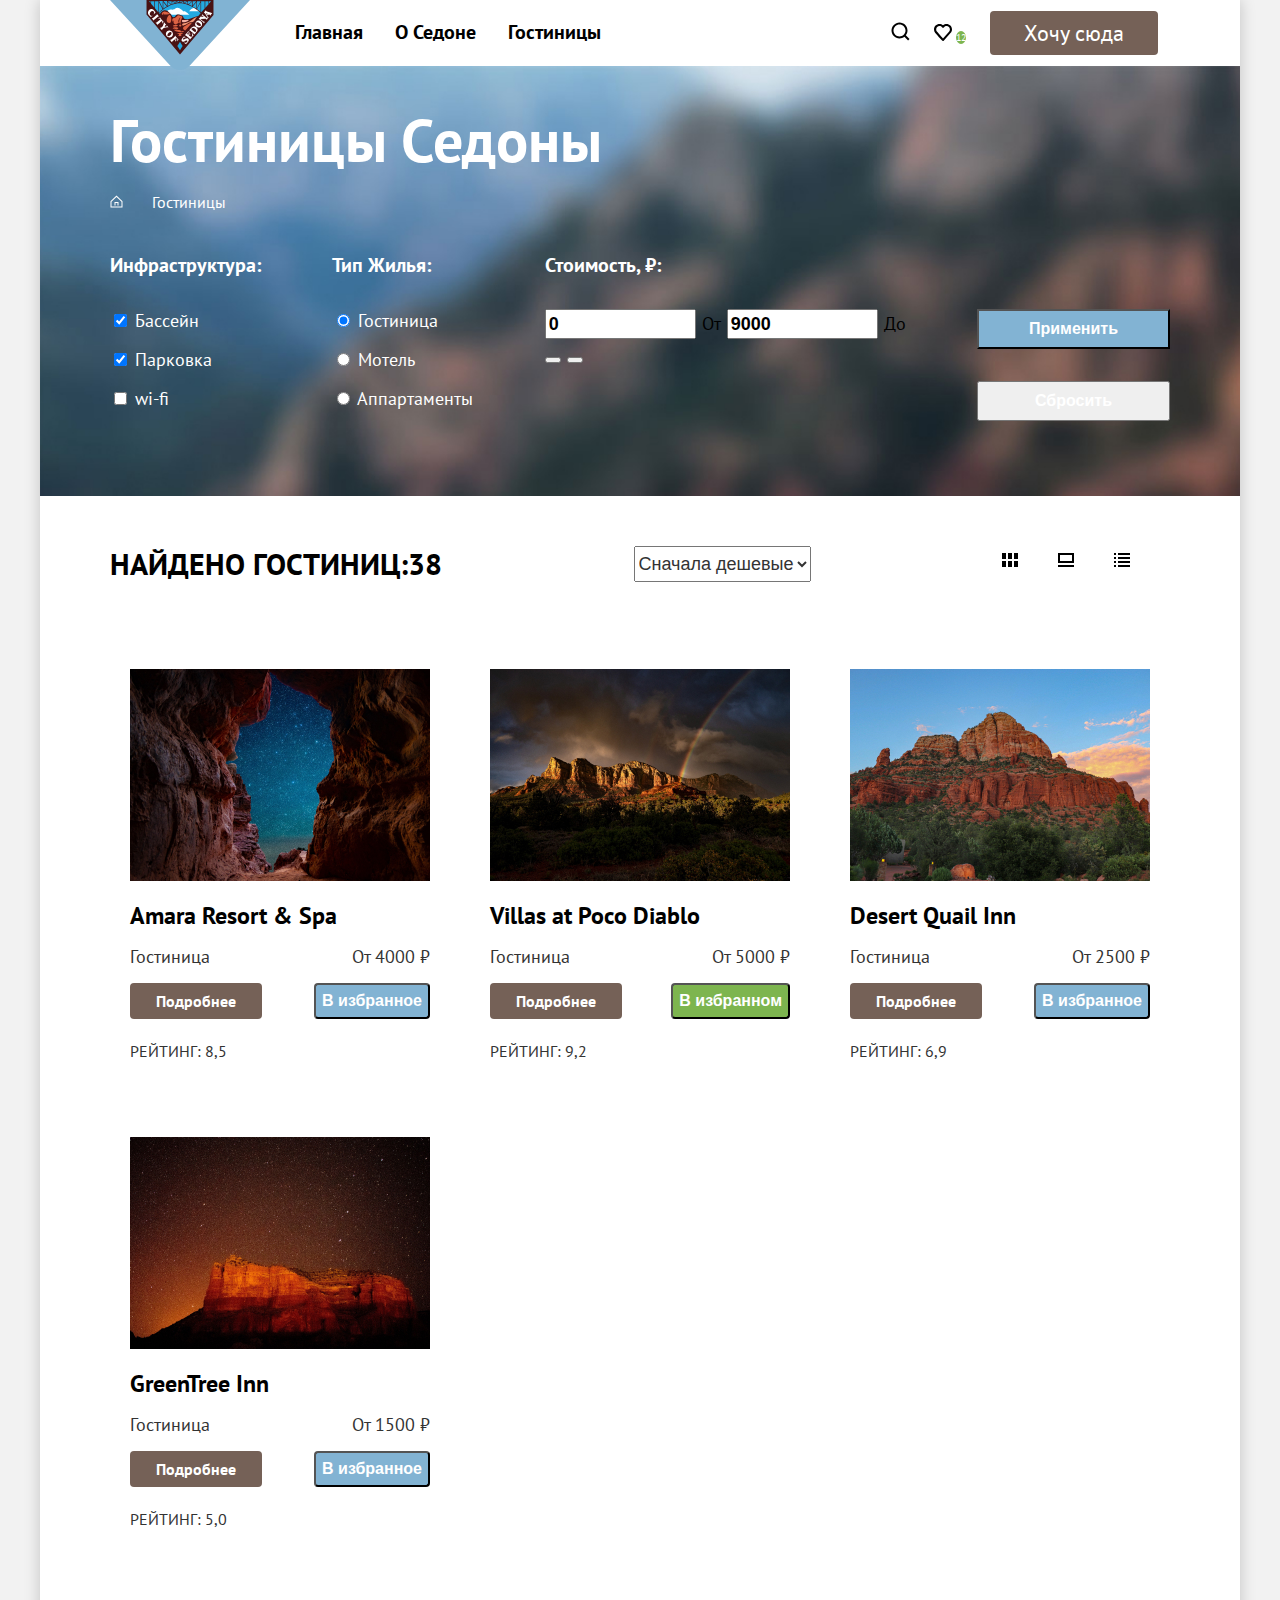
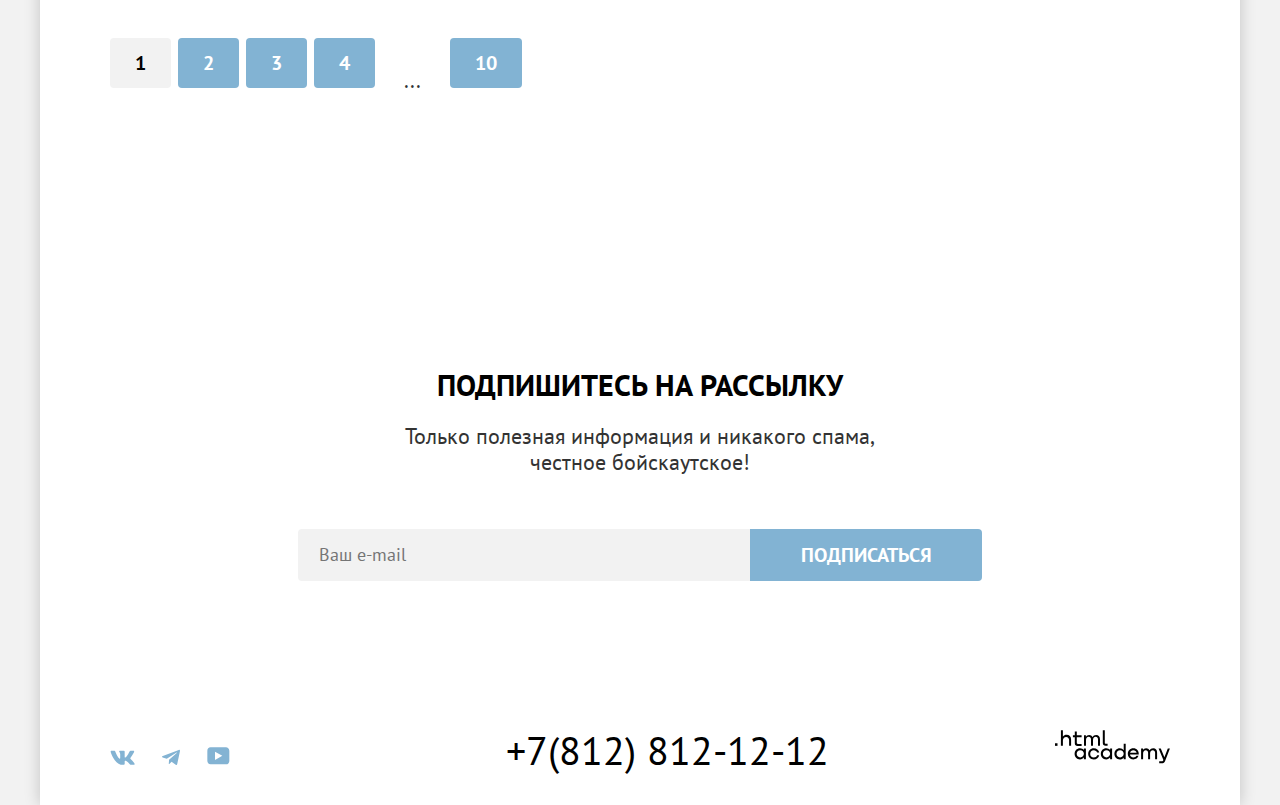
<file: 5/catalog.html>
<!DOCTYPE html>
<html lang="ru">

  <head>
    <meta charset="UTF-8">
    <link rel="stylesheet" href="styles/styles.css">
    <title>Гостиницы</title>
    <base href="https://htmlacademy-htmlcss.github.io/2327405-sedona-37/5/">
</head>

  <body>
    <div class="page-container">
      <header class="page-header">
        <a href="index.html" class="logo-link">
          <img class="page-header-img" src="images/logo.svg" alt="Логотип города">
        </a>
        <nav class="header-navigation">
          <ul class="navigation-list">
            <li class="navigation-item">
              <a href="index.html" class="navigation-link navigation-link-current">Главная</a>
            </li>
            <li class="navigation-item">
              <a href="#" class="navigation-link">О Седоне</a>
            </li>
            <li class="navigation-item">
              <a href="catalog.html" class="navigation-link">Гостиницы</a>
            </li>
          </ul>
          <ul class="navigation-person-list">
            <li class="navigation-person-item">
              <a href="#" class="navigation-person-link">
                <svg class="search" width="20" height="20" viewBox="0 0 20 20" fill="none"
                  xmlns="http://www.w3.org/2000/svg" alt="Поиск">
                  <path
                    d="M19.5 18.0083L15.8 14.3287C16.8 13.0359 17.5 11.3453 17.5 9.4558C17.5 5.08011 13.9 1.5 9.5 1.5C5.1 1.5 1.5 5.17956 1.5 9.55525C1.5 13.9309 5.1 17.511 9.5 17.511C11.3 17.511 13 16.9144 14.4 15.8204L18.1 19.5L19.5 18.0083ZM9.5 15.5221C6.2 15.5221 3.5 12.837 3.5 9.55525C3.5 6.27348 6.2 3.5884 9.5 3.5884C12.8 3.5884 15.5 6.27348 15.5 9.55525C15.5 12.837 12.8 15.5221 9.5 15.5221Z"
                    fill="black" />
                </svg>
              </a>
            </li>
            <li class="navigation-person-item">
              <a href="#" class="navigation-person-link">
                <svg class="like" width="18" height="17" viewBox="0 0 18 17" fill="none"
                  xmlns="http://www.w3.org/2000/svg" alt="Нравится">
                  <path
                    d="M8.9 17C8.6 17 8.3 16.9 8.1 16.6C2.7 10.5 1.4 9.1 1.1 8.7C0.4 7.8 0 6.6 0 5.4C0 2.4 2.4 0 5.5 0C6.8 0 8 0.5 9 1.3C10 0.5 11.3 0 12.5 0C15.5 0 18 2.4 18 5.4C18 6.7 17.5 7.9 16.7 8.8L9.7 16.7C9.5 16.9 9.3 17 8.9 17ZM2.9 7.5C3.2 7.9 6.4 11.5 9 14.4L15.2 7.4C15.7 6.9 15.9 6.2 15.9 5.4C15.9 3.6 14.4 2.1 12.6 2.1C11.6 2.1 10.6 2.6 9.9 3.4C9.6 3.7 9.3 3.8 9 3.8C8.7 3.8 8.4 3.6 8.2 3.4C7.5 2.6 6.5 2.1 5.5 2.1C3.7 2.1 2.2 3.6 2.2 5.4C2.1 6.3 2.5 7 2.9 7.5C2.8 7.5 2.8 7.5 2.9 7.5Z"
                    fill="black" />
                </svg>
                <span class="likes">12</span>
              </a>
            </li>
            <li class="navigation-person-item">
              <a href="#" class="navigation-person-want">Хочу сюда</a>
            </li>
          </ul>
        </nav>
      </header>
      <main class="main-inner">
        <div class="inner-container">
          <div class="content-container">
            <header class="inner-header">
              <h1 class="inner-header-title">Гостиницы Седоны</h1>
              <ul class="header-list">
                <li class="header-item">
                  <a href="index.html" class="header-link">
                    <svg width="13" height="13" viewBox="0 0 13 13" fill="none" xmlns="http://www.w3.org/2000/svg">
                      <path
                        d="M6.5 0.5L0.5 6.30006V12.5001H12.5V6.30006L6.5 0.5ZM11.5 11.5001H1.5V6.70005L6.5 1.9L11.5 6.70005V11.5001Z"
                        fill="white" />
                      <path d="M4.5 10.5001H5.5V8.00005H7.5V10.5001H8.5V7.00005H4.5V10.5001Z" fill="white" />
                    </svg>
                  </a>
                </li>
                </li>
                <li class="header-item">
                  <a class="header-link">Гостиницы</a>
                </li>
              </ul>
            </header>
            <section class="filter">
              <h2 class="visually-hidden">Подбор гостиницы</h2>
              <form class="filter-catalog" action="https://echo.htmlacademy.ru" method="get">
                <fieldset class="filter-catalog-part">
                  <legend class="filter-catalog-part-title">Инфраструктура:</legend>
                  <ul class="filter-catalog-part-list">
                    <li class="filter-catalog-part-item">
                      <label class="structure">
                        <input type="checkbox" class="structure-input" name="pool" checked>
                        Бассейн
                      </label>
                    </li>
                    <li class="filter-catalog-part-item">
                      <label class="structure">
                        <input type="checkbox" class="structure-input" name="parking" checked>
                        Парковка
                      </label>
                    </li>
                    <li class="filter-catalog-part-item">
                      <label class="structure">
                        <input type="checkbox" class="structure-input" name="wi-fi">
                        wi-fi
                      </label>
                  </ul>
                </fieldset>
                <fieldset class="filter-catalog-part">
                  <legend class="filter-catalog-part-title">Тип жилья:</legend>
                  <ul class="filter-catalog-part-list">
                    <li class="filter-catalog-part-item">
                      <label class="type-of-housing">
                        <input type="radio" class="type-of-housing-input" name="choose-type" value="hotel" checked>
                        Гостиница
                      </label>
                    </li>
                    <li class="filter-catalog-part-item">
                      <label class="type-of-housing">
                        <input type="radio" class="type-of-housing-input" name="choose-type" value="motel">
                        Мотель
                      </label>
                    </li>
                    <li class="filter-catalog-part-item">
                      <label class="type-of-housing">
                        <input type="radio" class="type-of-housing-input" name="choose-type" value="appartment">
                        Аппартаменты
                      </label>
                    </li>
                  </ul>
                </fieldset>
                <fieldset class="filter-catalog-part">
                  <legend class="filter-catalog-part-title">Стоимость, ₽:</legend>
                  <input class="filter-catalog-part-input" type="text" id="min-price" value="0" name="min-price">
                  <label class="prices" for="min-price">От</label>
                  <input class="filter-catalog-part-input" type="text" id="max-price" value="9000" name="max-price">
                  <label class="prices" for="max-price">До</label>
                  <div class="range-container">
                    <div class="range-scale">
                      <div class="range"></div>
                    </div>
                    <button class="range-handle range-handle-min" type="button">
                      <span class="visually-hidden">Установить минимальный порог цены</span>
                    </button>
                    <button class="range-handle range-handle-max" type="button">
                      <span class="visually-hidden">Установить максимальный порог цены</span>
                    </button>
                  </div>
                </fieldset>
                <div class="button-container">
                <button class="filter-button" type="submit">Применить</button>
                <button class="filter-reset" type="reset">Сбросить</button>
              </div>
              </form>
            </section>
          </div>
        </div>
        <section class="result">
          <h2 class="visually-hidden">Сортировка результата</h2>
          <p class="result-text">Найдено гостиниц:38</p>
          <select class="result-select" aria-label="Сортировка">
            <option value="cheap">Сначала дешевые</option>
            <option value="expensive">Сначала дорогие</option>
          </select>
          <ul class="result-list">
            <li class="result-item">
              <a class="result-link">
                <svg width="16" height="14" viewBox="0 0 16 14" fill="none" xmlns="http://www.w3.org/2000/svg">
                  <path d="M4 0H0V6H4V0Z" fill="black" />
                  <path d="M16 0H12V6H16V0Z" fill="black" />
                  <path d="M10 0H6V6H10V0Z" fill="black" />
                  <path d="M4 8H0V14H4V8Z" fill="black" />
                  <path d="M16 8H12V14H16V8Z" fill="black" />
                  <path d="M10 8H6V14H10V8Z" fill="black" />
                </svg>
              </a>
            </li>
            <li class="result-item">
              <a href="#" class="result-link">
                <svg width="16" height="14" viewBox="0 0 16 14" fill="none" xmlns="http://www.w3.org/2000/svg">
                  <path d="M16 12H0V14H16V12Z" fill="black" />
                  <path d="M14 2V8H2V2H14ZM16 0H0V10H16V0Z" fill="black" />
                </svg>
              </a>
            </li>
            <li class="result-item">
              <a href="#" class="result-link">
                <svg width="16" height="14" viewBox="0 0 16 14" fill="none" xmlns="http://www.w3.org/2000/svg">
                  <path d="M2 0H0V2H2V0Z" fill="black" />
                  <path d="M16 0H4V2H16V0Z" fill="black" />
                  <path d="M2 4H0V6H2V4Z" fill="black" />
                  <path d="M16 4H4V6H16V4Z" fill="black" />
                  <path d="M2 8H0V10H2V8Z" fill="black" />
                  <path d="M16 8H4V10H16V8Z" fill="black" />
                  <path d="M2 12H0V14H2V12Z" fill="black" />
                  <path d="M16 12H4V14H16V12Z" fill="black" />
                </svg>
              </a>
            </li>
          </ul>
        </section>
        <section class="variants">
          <h2 class="visually-hidden">Отели</h2>
          <ul class="variants-list">
            <li class="variants-item">
              <a href="#" class="variants-item-link">
                <img src="images/hotel-1.jpg" width="300" height="212" alt="Amara Resort & Spa"
                  class="variants-item-image">
                <h3 class="variants-item-title">Amara Resort & Spa</h3>
              </a>
              <div class="variants-item-container">
                <p class="type">Гостиница</p>
                <p class="price">От 4000 ₽</p>
              </div>
              <div class="choose-container">
                <a href="#" class="variants-hotel-link">Подробнее</a>
                <button class="variants-choose-button" type="button">В избранное</button>
              </div>
              <p class="stars stars-four">
                <span class="visually-hidden">Звездность отеля - 4 звезды</span>
              </p>
              <p class="rating">Рейтинг: 8,5</p>
            </li>
            <li class="variants-item">
              <a href="#" class="variants-item-link">
                <img src="images/hotel-2.jpg" width="300" height="212" alt="Villas at Poco Diablo"
                  class="variants-item-image">
                <h3 class="variants-item-title">Villas at Poco Diablo</h3>
              </a>
              <div class="variants-item-container">
                <p class="type">Гостиница</p>
                <p class="price">От 5000 ₽</p>
              </div>
              <div class="choose-container">
                <a href="#" class="variants-hotel-link">Подробнее</a>
                <button class="variants-chosen-button" type="button">В избранном</button>
              </div>
              <p class="stars stars-four">
                <span class="visually-hidden">Звездность отеля - 4 звезды</span>
              </p>
              <p class="rating">Рейтинг: 9,2</p>
            </li>
            <li class="variants-item">
              <a href="#" class="variants-item-link">
                <img src="images/hotel-3.jpg" width="300" height="212" alt="Desert Quail Inn"
                  class="variants-item-image">
                <h3 class="variants-item-title">Desert Quail Inn</h3>
              </a>
              <div class="variants-item-container">
                <p class="type">Гостиница</p>
                <p class="price">От 2500 ₽</p>
              </div>
              <div class="choose-container">
                <a href="#" class="variants-hotel-link">Подробнее</a>
                <button class="variants-choose-button" type="button">В избранное</button>
              </div>
              <p class="stars stars-three">
                <span class="visually-hidden">Звездность отеля - 3 звезды</span>
              </p>
              <p class="rating">Рейтинг: 6,9</p>
            </li>
            <li class="variants-item">
              <a href="#" class="variants-item-link">
                <img src="images/hotel-4.jpg" width="300" height="212" alt="GreenTree Inn" class="variants-item-image">
                <h3 class="variants-item-title">GreenTree Inn</h3>
              </a>
              <div class="variants-item-container">
                <p class="type">Гостиница</p>
                <p class="price">От 1500 ₽</p>
              </div>
              <div class="choose-container">
                <a href="#" class="variants-hotel-link">Подробнее</a>
                <button class="variants-choose-button" type="button">В избранное</button>
              </div>
              <p class="stars stars-two">
                <span class="visually-hidden">Звездность отеля - 2 звезды</span>
              </p>
              <p class="rating">Рейтинг: 5,0</p>
            </li>
          </ul>
        </section>
        <section class="pagination">
          <h2 class="visually-hidden">Нумерация страниц</h2>
          <ul class="pagination-list">
            <li class="pagination-item">
              <a href="#" class="pagination-item-link pagination-current-link">1</a>
            </li>
            <li class="pagination-item">
              <a href="#" class="pagination-item-link">2</a>
            </li>
            <li class="pagination-item">
              <a href="#" class="pagination-item-link">3</a>
            </li>
            <li class="pagination-item">
              <a href="#" class="pagination-item-link">4</a>
            </li>
            <li class="pagination-item dotted">
              <p class="pagination-item-text">...</p>
            </li>
            <li class="pagination-item">
              <a href="#" class="pagination-item-link">10</a>
            </li>
          </ul>
        </section>
      </main>
      <footer class="main-footer">
        <section class="subscription-catalog">
          <div class="subscription-container">
            <h2 class="subscription-title title-calalog">Подпишитесь на рассылку</h2>
            <p class="subscription-text text-catalog">Только полезная информация и никакого спама, честное бойскаутское!
            </p>
          </div>
          <form action="https://echo.htmlacademy.ru" class="subscription-form" method="post">
            <input class="subscribe-field" type="email" placeholder="Ваш e-mail" name="subscribe-email" required>
            <button class="subscribe-button" type="submit">Подписаться</button>
          </form>
        </section>
        <section class="contacts">
          <h2 class="visually-hidden">Контакты</h2>
          <ul class="contacts-list">
            <li class="contacts-item">
              <a href="https://vk.com/htmlacademy" class="contacts-link">
                <svg class="contacts-link" width="25" height="15" viewBox="0 0 25 15" fill="none"
                  xmlns="http://www.w3.org/2000/svg" alt="Ссылка на Вконтакте">
                  <path fill-rule="evenodd" clip-rule="evenodd"
                    d="M24.1164 1.80445C24.2824 1.25845 24.1164 0.856445 23.3214 0.856445H20.6964C20.0284 0.856445 19.7204 1.20345 19.5534 1.58645C19.5534 1.58645 18.2184 4.78245 16.3274 6.85845C15.7154 7.46045 15.4374 7.65145 15.1034 7.65145C14.9364 7.65145 14.6854 7.46045 14.6854 6.91345V1.80445C14.6854 1.14845 14.5014 0.856445 13.9454 0.856445H9.81738C9.40038 0.856445 9.14938 1.16045 9.14938 1.44945C9.14938 2.07045 10.0954 2.21445 10.1924 3.96245V7.76045C10.1924 8.59345 10.0394 8.74444 9.70538 8.74444C8.81538 8.74444 6.65038 5.53345 5.36538 1.85945C5.11638 1.14445 4.86438 0.856445 4.19338 0.856445H1.56638C0.816382 0.856445 0.666382 1.20345 0.666382 1.58645C0.666382 2.26845 1.55638 5.65645 4.81138 10.1374C6.98138 13.1974 10.0364 14.8564 12.8194 14.8564C14.4884 14.8564 14.6944 14.4884 14.6944 13.8534V11.5404C14.6944 10.8034 14.8524 10.6564 15.3814 10.6564C15.7714 10.6564 16.4384 10.8484 17.9964 12.3234C19.7764 14.0724 20.0694 14.8564 21.0714 14.8564H23.6964C24.4464 14.8564 24.8224 14.4884 24.6064 13.7604C24.3684 13.0364 23.5184 11.9854 22.3914 10.7384C21.7794 10.0284 20.8614 9.26345 20.5824 8.88045C20.1934 8.38945 20.3044 8.17044 20.5824 7.73345C20.5824 7.73345 23.7824 3.30745 24.1154 1.80445H24.1164Z"
                    fill="#83B3D3" />
                </svg>
              </a>
            </li>
            <li class="contacts-item">
              <a href="https://t.me/htmlacademy " class="contacts-link">
                <svg class="contacts-link" width="18" height="16" viewBox="0 0 18 16" fill="none"
                  xmlns="http://www.w3.org/2000/svg" alt="Ссылка на Телеграм">
                  <path
                    d="M16.785 0.955705L0.840489 7.1042C-0.247661 7.54126 -0.241365 8.14828 0.640845 8.41897L4.73445 9.69597L14.2058 3.72014C14.6537 3.44766 15.0629 3.59424 14.7265 3.89281L7.05283 10.8183H7.05103L7.05283 10.8192L6.77045 15.0387C7.18413 15.0387 7.36669 14.8489 7.59871 14.625L9.58705 12.6915L13.7229 15.7464C14.4855 16.1664 15.0332 15.9506 15.2229 15.0405L17.9379 2.2453C18.2158 1.13107 17.5126 0.626562 16.785 0.955705Z"
                    fill="#83B3D3" />
                </svg>
              </a>
            </li>
            <li class="contacts-item">
              <a href="https://www.youtube.com/user/htmlacademyru" class="contacts-link">
                <svg class="contacts-link" width="23" height="18" viewBox="0 0 23 18" fill="none"
                  xmlns="http://www.w3.org/2000/svg" alt="Ссылка на youtube">
                  <path
                    d="M18.9402 0.356445H3.50738C1.64668 0.356445 0.333252 1.9502 0.333252 3.75645V13.8502C0.333252 15.7627 1.64668 17.3564 3.50738 17.3564H19.1591C20.8009 17.3564 22.3333 15.7627 22.3333 13.9564V3.75645C22.1143 1.9502 20.8009 0.356445 18.9402 0.356445ZM7.99494 12.8939V4.81894L15.3283 8.85645L7.99494 12.8939Z"
                    fill="#83B3D3" />
                </svg>
              </a>
            </li>
            <li class="contacts-item tel">
              <a href="tel:+78128121212" class="contacts-link">+7(812) 812-12-12</a>
            </li>
          </ul>
          <a href="https://htmlacademy.ru/" class="html-academy">
            <svg class="html-academy" width="115" height="34" viewBox="0 0 115 34" fill="none"
              xmlns="http://www.w3.org/2000/svg" alt="Ссылка на HTML Academy">
              <path d="M0 13.2564V15.8564H2.5V13.2564H0Z" fill="black" />
              <path
                d="M11.6 4.85645C10 4.85645 8.8 5.55645 8 6.55645H7.9V0.356445H5.9V15.8564H7.9V10.5564C7.9 8.45645 9.2 6.95645 11.2 6.95645C13 6.95645 14.1 8.35645 14.1 10.1564V15.8564H16.1V9.75644C16.2 6.75644 14.3 4.85645 11.6 4.85645Z"
                fill="black" />
              <path
                d="M26.6 5.15645H21.8V1.45645H19.8V5.25645H17.9V7.25645H19.8V13.2564C19.8 14.9564 20.8 15.9564 22.5 15.9564H26.6V13.9564H22.9C22.2 13.9564 21.8 13.5564 21.8 12.8564V7.15645H26.6V5.15645Z"
                fill="black" />
              <path
                d="M41.1 4.95645C39.5 4.95645 38.2 5.75644 37.6 7.05645H37.5C36.9 5.85645 35.7 4.95645 34.1 4.95645C32.7 4.95645 31.6 5.75645 31 6.75645H30.9V5.15645H29V15.7564H31V10.3564C31 8.35645 32 6.85645 33.6 6.85645C35.1 6.85645 36 7.85645 36 9.45645V15.7564H38V10.1564C38 7.75645 39.4 6.85645 40.6 6.85645C42.1 6.85645 43 7.85645 43 9.45645V15.7564H45V9.25644C45.1 6.75644 43.6 4.95645 41.1 4.95645Z"
                fill="black" />
              <path
                d="M47.8 13.0564C47.8 14.7564 48.8 15.7564 50.6 15.7564H52.6V13.7564H50.9C50.2 13.7564 49.8 13.3564 49.8 12.6564V0.356445H47.8V13.0564Z"
                fill="black" />
              <path
                d="M28.9 20.0564C28 18.9564 26.7 18.2564 25 18.2564C21.9 18.2564 19.6 20.5564 19.6 23.8564C19.6 27.1564 21.9 29.4564 25 29.4564C26.8 29.4564 28 28.6564 28.8 27.5564H28.9V29.1564H30.9V18.5564H28.9V20.0564ZM25.3 27.4564C23.1 27.4564 21.7 25.8564 21.7 23.8564C21.7 21.8564 23.1 20.2564 25.3 20.2564C27.5 20.2564 28.9 21.8564 28.9 23.8564C28.9 25.7564 27.5 27.4564 25.3 27.4564Z"
                fill="black" />
              <path
                d="M44.2 22.3564C43.7 19.9564 41.6 18.2564 38.8 18.2564C35.4 18.2564 33.2 20.7564 33.2 23.8564C33.2 26.9564 35.4 29.4564 38.8 29.4564C41.6 29.4564 43.7 27.6564 44.2 25.2564H42.1C41.7 26.5564 40.4 27.5564 38.8 27.5564C36.6 27.5564 35.2 25.9564 35.2 23.9564C35.2 21.9564 36.6 20.3564 38.8 20.3564C40.4 20.3564 41.6 21.3564 42.1 22.5564H44.2V22.3564Z"
                fill="black" />
              <path
                d="M55.1 20.0564C54.2 18.9564 52.9 18.2564 51.2 18.2564C48.1 18.2564 45.8 20.5564 45.8 23.8564C45.8 27.1564 48.1 29.4564 51.2 29.4564C53 29.4564 54.2 28.6564 55 27.5564H55.1V29.1564H57.1V18.5564H55.1V20.0564ZM51.5 27.4564C49.3 27.4564 47.9 25.8564 47.9 23.8564C47.9 21.8564 49.3 20.2564 51.5 20.2564C53.7 20.2564 55.1 21.8564 55.1 23.8564C55.1 25.7564 53.6 27.4564 51.5 27.4564Z"
                fill="black" />
              <path
                d="M68.7 20.1564C67.8 19.0564 66.5 18.2564 64.8 18.2564C61.7 18.2564 59.4 20.5564 59.4 23.8564C59.4 27.1564 61.6 29.4564 64.8 29.4564C66.5 29.4564 67.8 28.6564 68.6 27.6564H68.7V29.1564H70.7V13.7564H68.7V20.1564ZM65.1 27.4564C62.9 27.4564 61.5 25.8564 61.5 23.8564C61.5 21.8564 62.9 20.2564 65.1 20.2564C67.3 20.2564 68.7 21.8564 68.7 23.8564C68.6 25.8564 67.2 27.4564 65.1 27.4564Z"
                fill="black" />
              <path
                d="M78.3 18.2564C75 18.2564 72.8 20.7564 72.8 23.8564C72.8 26.8564 74.9 29.4564 78.3 29.4564C80.8 29.4564 82.8 28.1564 83.5 25.8564H81.4C80.9 26.8564 79.8 27.4564 78.4 27.4564C76.5 27.4564 75.1 26.1564 75 24.5564H83.8C84 20.9564 81.8 18.2564 78.3 18.2564ZM78.3 20.1564C80 20.1564 81.3 21.1564 81.6 22.7564H75.1C75.4 21.2564 76.6 20.1564 78.3 20.1564Z"
                fill="black" />
              <path
                d="M98.2 18.2564C96.6 18.2564 95.3 19.0564 94.6 20.2564H94.5C93.9 19.0564 92.7 18.2564 91.1 18.2564C89.7 18.2564 88.6 18.9564 88 20.0564V18.5564H86.1V29.1564H88.1V23.7564C88.1 21.7564 89.1 20.3564 90.7 20.2564C92.2 20.2564 93.1 21.2564 93.1 22.8564V29.1564H95.1V23.5564C95.1 21.1564 96.5 20.2564 97.7 20.2564C99.2 20.2564 100.1 21.2564 100.1 22.8564V29.1564H102.1V22.6564C102.2 20.0564 100.7 18.2564 98.2 18.2564Z"
                fill="black" />
              <path
                d="M109.4 27.3564L105.8 18.4564H103.6L108.4 30.0564C108.1 30.9564 107.7 31.2564 106.7 31.2564H104.2V33.2564H106.7C108.5 33.2564 109.5 32.4564 110.2 30.6564L114.9 18.4564H112.8L109.4 27.3564Z"
                fill="black" />
            </svg>
          </a>
        </section>
      </footer>
    </div>
  </body>

</html>
</file>
<file: styles/styles.css>
@font-face {
  font-family: "PT Sans";
  font-style: normal;
  font-weight: 400;
  src: url("../fonts/ptsans-400.woff2") format("woff2");
  font-display: swap;
}

@font-face {
  font-family: "PT Sans";
  font-style: normal;
  font-weight: 700;
  src: url("../fonts/ptsans-700.woff2") format("woff2");
  font-display: swap;
}

html {
  height: 100%;
}

.page-container {
  width: 1200px;
  margin: 0 auto;
  font-style: normal;
  font-weight: 400;
  font-size: 22px;
  line-height: 26px;
  color: #333333;
  background-color: #FFFFFF;
  box-shadow: 0 0 15px rgba(0, 0, 0, 0.2);
  display: flex;
  flex-direction: column;
  min-height: 100%;
}

.visually-hidden {
  position: absolute;
  width: 1px;
  height: 1px;
  margin: -1px;
  border: 0;
  padding: 0;
  white-space: nowrap;
  clip-path: inset(100%);
  clip: rect(0 0 0 0);
  overflow: hidden;
}

body {
  background-color: #F2F2F2;
  margin: 0;
  height: 100%;
  font-family: "PT Sans", sans-serif;
}

.page-main {
  text-align: center;
}

.main-container {
  flex-grow: 1;
}

.page-header {
  position: relative;
  padding: 0 70px 0 239px;

}

.logo-link {
  position: absolute;
  top: 0;
  left: 70px;
}

.header-navigation {
  display: flex;
}

.navigation-list {
  list-style: none;
  margin: 0;
  padding: 0;
  width: 440px;
  display: flex;
  flex-wrap: wrap;
}

.navigation-link {
  font-size: 20px;
  line-height: 24px;
  font-weight: 700;
  text-transform: capitalize;
  text-decoration-line: none;
  color: #000000;
  padding: 20px 16px;
  display: block;
  position: relative;
}

.navigation-link-current::before {
  content: "";
  position: absolute;
  background-color: #756257;
  height: 2px;
  width: calc(100% - 32px);
  top: 65px;
}

.navigation-person-list {
  list-style: none;
  margin: 0;
  padding: 0;
  max-width: 300px;
  margin-left: auto;
  display: flex;
  flex-wrap: wrap;
}

.navigation-person-item {
  padding: 20px 12px;
  display: block;
}

.navigation-person-link {
  font-weight: 700;
  font-size: 16px;
  line-height: 20px;
  text-transform: uppercase;
  text-decoration-line: none;
  position: relative;
}

.navigation-person-want {
  font-family: "PT Sans", sans-serif;
  font-size: 16px;
  font-weight: 700;
  line-height: 20px;
  background-color: #756157;
  color: #FFFFFF;
  text-decoration-line: none;
  border-radius: 4px;
  padding: 8px 30px;
  text-transform: uppercase;
  text-align: center;
  min-width: 160px;
  box-sizing: border-box;
  font-size: 16px;
  line-height: 20px;
}

.grey-button:hover {
  background-color: #615048;
}

.grey-button:focus {
  background-color: #615048;
  outline: none;
}

.grey-button:active {
  background-color: #756157;
}

.grey-button:active .grey-button-span {
  opacity: 0.3
}

.grey-button:disabled {
  background-color: #E5E5E5;
}

.green-button:hover {
  background-color: #6C9E42;
}

.green-button:focus {
  background-color: #6C9E42;
  outline: none;
}

.green-button:active {
  background-color: #7DB54F;
}

.green-button:active .green-button-span {
  opacity: 0.3
}

.green-button:disabled {
  background-color: #E5E5E5;
}

.likes {
  font-weight: 400;
  font-size: 10px;
  line-height: 10px;
  background-color: #7DB54F;
  border-radius: 50%;
  color: #FFFFFF;
  padding: 5px;
  width: 20px;
  height: 20px;
  box-sizing: border-box;
  position: absolute;
  top: -14px;
  left: 7px;
}

.welcome {
  background-color: #4e7f9f;
  background-image: url("../images/divider.svg"), url("../images/mountains.jpg");
  background-repeat: no-repeat no-repeat;
  padding: 51px 0 78px;
  background-size: 100% 57px, cover;
  background-position: 0 calc(100% + 1px), center 0;
  min-height: 356px;
}

.reasons {
  padding-top: 64px;
  text-align: center;
}

.container-description {
  width: 700px;
  margin: 0 auto 90px;
}

.reasons-description {
  font-weight: 700;
  font-size: 30px;
  line-height: 36px;
  text-transform: uppercase;
  color: #000000;
  padding: 0;
  margin: 0;
  margin-bottom: 25px;
}

.sedona-better {
  padding: 0;
  margin: 0;
}

.reasons-list {
  list-style: none;
  padding: 0;
  margin: 0;
  display: flex;
  flex-wrap: wrap;
  margin-bottom: 64px;
}

.reasons-item {
  display: flex;
  background: rgba(131, 179, 211, 0.2);
}

.reasons-item:nth-child(even) {
  background: rgba(131, 179, 211, 0.12);
}

.reasons-container {
  width: 400px;
  padding: 113px 85px;
  box-sizing: border-box;
}

.reasons-item-special .reasons-container {
  padding: 102px 85px;
  background-color: #82B3D3;
  color: #FFFFFF;
}

.reasons-title {
  font-weight: 700;
  font-size: 24px;
  line-height: 28px;
  text-transform: uppercase;
  color: #000000;
  margin: 0;
  padding: 0;
  margin-bottom: 60px;
  position: relative;
}

.reasons-title::after{
  content: "";
  position: absolute;
  background-color: rgba(0, 0, 0, 0.30);
  height: 2px;
  width: 60px;
  top: 95px;
  right:80px;
}

.reasons-item-special .reasons-title {
  color: #FFFFFF;
}

.reasons-text {
  font-size: 18px;
  line-height: 21px;
  margin: 0;
  padding: 0;
}

.reasons-image {
  height: 100%;
  object-fit: cover;
}

.container-recomendation {
  width: 550px;
  margin: 0 auto 64px;

}

.recomendations-invitation {
  font-weight: 700;
  font-size: 30px;
  line-height: 36px;
  text-transform: uppercase;
  color: #000000;
  margin: 0;
  padding: 0;
  margin-bottom: 20px;
}

.recomendations-text {
  margin: 0;
  padding: 0;
}

.recomendations-list {
  list-style: none;
  margin: 0;
  padding: 0;
  display: flex;
  margin-bottom: 96px;
}

.recomendations-item {
  background-color: rgba(131, 179, 211, 0.12);
  padding: 186px 85px 81px;
  width: 230px;
}

.house {
  background-image: url("../images/house.svg");
  background-repeat: no-repeat;
  background-size: 75px 72px;
  background-position: 160px 80px;
}

.eat {
  background-image: url("../images/burger.svg");
  background-repeat: no-repeat;
  background-size: 74px 70px;
  background-position: 165px 80px;
}

.souvenir {
  background-image: url("../images/present.svg");
  background-repeat: no-repeat;
  background-size: 75px 72px;
  background-position: 164px 80px;
}

.recomendations-item:nth-child(even) {
  background-color: #ffffff;
  background-repeat: no-repeat;
}

.recomendations-title {
  font-size: 24px;
  line-height: 28px;
  text-transform: uppercase;
  color: #000000;
  margin: 0;
  padding: 0;
  margin-bottom: 30px;
}

.recomendation-text {
  font-size: 18px;
  line-height: 21px;
  margin: 0;
  padding: 0;
  width: 230px;
}

.interest {
  margin: 0 auto;
  padding: 0;
  width: 600px;
  margin-bottom: 96px;
}

.interest-title {
  font-weight: 700;
  font-size: 30px;
  line-height: 36px;
  text-transform: uppercase;
  color: #000000;
  margin: 0;
  padding: 0;
  margin-bottom: 20px;
}

.interest-text {
  margin: 0;
  padding: 0;
  margin-bottom: 54px;
}

.interest-link {
  font-weight: 700;
  font-size: 20px;
  line-height: 36px;
  text-decoration-line: none;
  text-transform: uppercase;
  background-color: #756157;
  color: #FFFFFF;
  border-radius: 4px;
  padding: 8px 50px;
}

.subscription {
  background-color: #4e7f9f;
  background-image: url("../images/mountains-blure.jpg");
  background-repeat: no-repeat;
  background-size: cover;
  margin-bottom: 45px;
  padding-top: 96px;
  padding-bottom: 104px;
}

.subscription-container {
  width: 500px;
  text-align: center;
  margin: 0 auto;
  margin-bottom: 54px;
}

.subscription-title {
  font-weight: 700;
  font-size: 30px;
  line-height: 36px;
  text-transform: uppercase;
  color: #FFFFFF;
  margin: 0;
  padding: 0;
  margin-bottom: 20px;
}

.subscription-text {
  color: #FFFFFF;
  margin: 0;
  padding: 0;
}

.subscription-form {
  width: 684px;
  margin: 0 auto;
  display: flex;
}

.subscribe-button {
  font-family: "PT Sans", Arial, sans-serif;
  font-size: 20px;
  line-height: 36px;
  font-weight: 700;
  text-transform: uppercase;
  background-color: #82B3D3;
  color: #FFFFFF;
  border-radius: 0 4px 4px 0;
  padding: 8px 10px;
  width: 232px;
  border: none;
}

.blue-button:hover {
  background-color: #68A2CA;
}

.blue-button:focus {
  outline: none;
  background-color: #68A2CA;
}

.blue-button:active .blue-button-span {
  opacity: 0.3;
}

.subscribe-field {
  font-family: "PT Sans", Arial, sans-serif;
  font-size: 18px;
  line-height: 24px;
  border-radius: 4px 0 0 4px;
  width: 452px;
  min-height: 52px;
  border: none;
  padding: 0 21px;
  box-sizing: border-box;
}

.contacts {
  display: flex;
  width: 1060px;
  margin: 0 auto;
  padding-bottom: 35px;
}

.contacts-list {
  list-style: none;
  margin: 0;
  padding: 0;
  display: flex;
}

.contacts-item {
  margin-right: 27px;
}

.contacts-link .contacts-icon {
  fill: #83B3D3;
}

.contacts-link:hover .contacts-icon {
  fill: #68A2CA;
}

.contacts-link:focus {
  outline: none;
}

.contacts-link:focus .contacts-icon {
  fill: #68A2CA;
}


.contacts-item:active .contacts-icon {
  opacity: 0.3;
}


.tel {
  margin-left: 249px;
}


.contacts-tel {
  font-weight: 400;
  font-size: 40px;
  line-height: 40px;
  text-transform: uppercase;
  color: #000000;
  text-decoration-line: none;
}

.contacts-tel:hover {
  color: #756157;
}

.contacts-tel:focus {
  color: #756157;
  outline: none;
}

.contacts-tel:active {
  color: #7561574D;
  opacity: 0.3;
}


.html-academy {
  margin-left: auto;
}

.html-academy:hover .html-icon {
  fill: #756157;
}

.html-academy:focus {
  outline: none;
}

.html-academy:focus .html-icon {
  fill: #756157;
  outline: none;
}

.html-academy:active .html-icon {
  opacity: 0.3;
  fill: #756157;
}






.inner-container {
  background-image: url("../images/mountain-blure.jpg");
  background-repeat: no-repeat;
  margin-bottom: 50px;
  background-size: cover;
}

.content-container {
  margin: 0 auto;
  width: 1060px;
  padding-top: 35px;
  padding-bottom: 70px;
}

.inner-header-title {
  margin: 0;
  padding: 0;
  font-weight: 700;
  font-size: 60px;
  line-height: 78px;
  color: #FFFFFF;
  margin-bottom: 8px;
}

.header-list {
  margin: 0;
  padding: 0;
  list-style: none;
  display: flex;
  margin-bottom: 40px;
}

.header-item {
  margin-right: 29px;
  position: relative;
}

.header-item::after {
  content: "";
  position: absolute;
  width: 7px;
  height: 10px;
  background-image: url("../images/arrow.svg");
  top: 10px;
  right: -18px;
}

.header-item:last-child::after {
  display: none;
}

.header-link {
  font-size: 16px;
  line-height: 21px;
  color: #FFFFFF;
  text-decoration: none;
}

.header-link:hover {
  opacity: 0.6;
}

.header-link:focus {
  outline: none;
}

.header-link:active {
  opacity: 0.3;
}

.filter-catalog {
  display: flex;
  justify-content: space-between;
}

.filter-catalog-part {
  border: none;
  margin: 0;
  padding: 0;
}

.filter-catalog-part-list {
  margin: 0;
  padding: 0;
  list-style: none;

}

.filter-catalog-part-title {
  font-weight: 700;
  font-size: 20px;
  line-height: 24px;
  text-transform: capitalize;
  color: #FFFFFF;
  margin: 0;
  padding: 0;
  margin-bottom: 32px;
}

.filter-catalog-part-item {
  font-size: 18px;
  line-height: 23px;
  color: #FFFFFF;
  margin-bottom: 16px;
}

.structure-input {
  background-color: #FFFFFF;
  border-radius: 4px;
  appearance: none;
  width: 20px;
  height: 20px;
  margin: 0;
  cursor: pointer;
}

.structure-input:checked {
  background-image: url("../images/checkbox.svg");
  background-repeat: no-repeat;
}

.structure:hover {
  opacity: 0.6;
}

.structure-input:focus {
  outline: 3px solid #83B3D3;
}

.structure:active {
  opacity: 0.3;
}

.type-of-housing-input {
  background-color: #FFFFFF;
  border-radius: 50%;
  appearance: none;
  width: 20px;
  height: 20px;
  margin: 0;
  cursor: pointer;
}

.type-of-housing-input:focus {
  outline: 3px solid #83B3D3;
}

.type-of-housing:hover {
  opacity: 0.6;
}

.type-of-housing:active {
  opacity: 0.3;
}

.type-of-housing-input:checked {
  background-image: url("../images/tick.svg");
  background-repeat: no-repeat;
  background-position: center;
}

.filter-catalog-part-input {
  font-weight: 700;
  font-size: 18px;
  line-height: 24px;
  color: #000000;
  width: 143px;
  height: 48px;
  padding-left: 20px;
  padding-right: 40px;
  box-sizing: border-box;
}

.input-left{
border-radius: 4px 0 0 4px;
border: none;
margin-right: 2px;
}

.input-right{
  border-radius: 0 4px 4px 0;
  border:none;
}

.filter-catalog-part-input:focus {
  border: 3px solid #83B3D3;
  outline: none;
}

.filter-catalog-part-container {
  margin-bottom: 36px;
}

.price-container {
  position: relative;
  width: 288px;
  display: flex;
}

.price-label {
  position: absolute;
  top: 12px;
  color: rgba(0, 0, 0, 0.3);
  box-sizing: border-box;

}

.min-price-label {
  font-size: 18px;
  line-height: 24px;
  left: 105px;
}

.max-price-label {
  font-size: 18px;
  line-height: 24px;
  right: 20px;

}

.range-container {
  width: 288px;
  position: relative;
  height: 20px;
}

.range-scale {
  width: 288px;
  height: 1px;
  position: absolute;
  border-top: 4px solid rgba(255, 255, 255, 0.3);
  left: 0;
  top: 5px;
  z-index: 1;
}

.range {
  width: 226px;
  height: 1px;
  position: absolute;
  border-top: 4px solid #FFFFFF;
  left: 0;
  top: -4px;
  z-index: 5;
}

.range-handle {
  width: 20px;
  height: 20px;
  background-color: #FFFFFF;
  border-radius: 4px;
  border: none;
  cursor: pointer;
  position: absolute;
  top: -3px;
}

.range-handle-min {
  left: 0;
}

.range-handle-max {
  left: 206px;
}

.filter-button {
  font-family: "PT Sans", Arial, sans-serif;
  font-weight: 700;
  font-size: 16px;
  line-height: 20px;
  color: #FFFFFF;
  background-color: #82B3D3;
  margin-bottom: 32px;
  padding: 8px 50px;
  cursor: pointer;
  text-transform: uppercase;
  border-radius: 4px;
  border: none;
}

.filter-reset {
  font-family: "PT Sans", Arial, sans-serif;
  font-weight: 700;
  font-size: 16px;
  line-height: 20px;
  color: #FFFFFF;
  padding: 8px 50px;
  background-color: transparent;
  border: none;
  cursor: pointer;
  text-transform: uppercase;
  outline: none;
}

.filter-reset:hover {
  opacity: 0.6;
}

.filter-reset:focus {
  border: 3px solid #83B3D3;
}

.filter-reset:active {
  opacity: 0.3;
}

.button-container {
  display: flex;
  flex-direction: column;
  margin-top: 56px;
}

.result {
  display: flex;
  margin: 0 auto;
  width: 1060px;
  margin-bottom: 67px;
  justify-content: space-between;
}

.result-text {
  font-weight: 700;
  font-size: 30px;
  line-height: 36px;
  color: #000000;
  text-transform: uppercase;
  margin: 0;
  padding: 0;
}

.result-select {
  font-size: 18px;
  line-height: 21px;
  color: #333333;
  margin: 0;
  padding: 0;
  border-radius: 4px;
  width: 292px;
  border: 2px solid #E5E5E5;
  cursor: pointer;
}

.result-select:hover {
  border: 2px solid #68A2CA;
}

.result-select:focus {
  outline: 2px solid #68A2CA;
}

.result-list {
  list-style: none;
  display: flex;
  margin: 0;
  padding: 0;
}

.result-link {
  border: 2px solid #E5E5E5;
  display: block;
  padding: 18px 16px;
  margin-left: 8px;
  border-radius: 4px;
}

.result-link-current{
  border: 2px solid black;
}

.icons .result-link {
  background-image: url("../images/icons.svg");
  background-repeat: no-repeat;
  background-position: center;
}

.full .result-link {
  background-image: url("../images/full.svg");
  background-repeat: no-repeat;
  background-position: center;
}

.list .result-link {
  background-image: url("../images/list.svg");
  background-repeat: no-repeat;
  background-position: center;
}

.result-link:hover {
  border: 2px solid black;
}

.result-link:focus {
  border: 2px solid #68A2CA;
  outline: none;
}

.result-link:active {
  border: 2px solid black;
}

.variants {
  width: 1060px;
  margin: 0 auto;
}

.variants-list {
  width: 1060px;
  margin: 0 auto;
  list-style: none;
  padding: 0;
  display: grid;
  grid-template-columns: 340px 340px 340px;
  gap: 20px;
  margin-bottom: 80px;

}

.variants-item {
  padding: 20px;
  border: 1px solid #E6E6E6;
}

.variants-item-title {
  font-weight: 700;
  font-size: 24px;
  line-height: 28px;
  color: #000000;
  margin: 0;
  padding: 0;
  margin-top: 16px;
  margin-bottom: 16px;
}

.variants-item-link {
  text-decoration-line: none;
  margin: 0;
  padding: 0;
}

.variants-item-container {
  display: flex;
  justify-content: space-between;
  margin-bottom: 16px;
}

.type {
  font-size: 18px;
  line-height: 21px;
  color: #333333;
  margin: 0;
  padding: 0;
}

.price {
  font-size: 18px;
  line-height: 21px;
  color: #333333;
  margin: 0;
  padding: 0;
}

.choose-container {
  display: flex;
  justify-content: space-between;
  margin-bottom: 25px;
}

.stars {
  height: 17px;
  background: url("../images/star.svg") space 0 0;
  margin: 0;
  padding: 0;
}

.stars-four {
  width: 88px;
}

.stars-three {
  width: 65px;
}

.stars-two {
  width: 40px;
}

.rating {
  font-size: 16px;
  line-height: 20px;
  text-transform: uppercase;
  padding: 0;
  margin: 0;
}

.rating-container {
  display: flex;
  justify-content: space-between;
}

.variants-hotel-link {
  font-weight: 700;
  font-size: 16px;
  line-height: 20px;
  text-decoration-line: none;
  color: #FFFFFF;
  background-color: #756157;
  border-radius: 4px;
  padding: 8px 10px;
  text-align: center;
  display: block;
}

.variants-choose-button {
  font-weight: 700;
  font-size: 16px;
  line-height: 20px;
  color: #FFFFFF;
  background-color: #82B3D3;
  border-radius: 4px;
  padding: 8px 10px;
  text-align: center;
  display: block;
  border: none;
}

.variants-chosen-button {
  font-weight: 700;
  font-size: 16px;
  line-height: 20px;
  color: #FFFFFF;
  background-color: #7DB54F;
  border-radius: 4px;
  padding: 8px 10px;
  text-align: center;
  display: block;
  border: none;
}

.pagination-list {
  list-style: none;
  display: flex;
  margin: 0;
  padding: 0;
  margin-left: 70px;
  margin-bottom: 156px;
}

.pagination-item {
  min-width: 60px;
  margin-right: 8px;
}

.pagination-item-text {
  padding: 0;
  margin: 0;
  text-align: center;
}

.pagination-item-link {
  font-weight: 700;
  font-size: 20px;
  line-height: 36px;
  color: #FFFFFF;
  text-decoration-line: none;
  border-radius: 4px;
  background-color: #82B3D3;
  padding: 12px 25px;
}

.not-current:hover {
  background-color: #68A2CA;
}

.not-current:focus {
  outline: none;
  background-color: #68A2CA;
}

.not-current:active {
  opacity: 0.3;
}

.pagination-current-link {
  font-weight: 700;
  font-size: 20px;
  line-height: 36px;
  color: #000000;
  text-decoration-line: none;
  background-color: #F2F2F2;
}

.subscription-catalog {
  background-color: #ffffff;
  margin-bottom: 45px;
  padding-top: 96px;
  padding-bottom: 104px;
}

.subscribe-field {
  background-color: #F2F2F2;
}


.title-calalog {
  color: #000000;
}

.text-catalog {
  color: #333333;
}

.modal-wrapper {
  position: fixed;
  top: 0;
  left: 0;
  width: 100%;
  height: 100%;
  background-color: rgba(242, 242, 242, 0.8);
  display: none;
}

.modal-show {
  display: flex;
}

.modal {
  width: 717px;
  position: relative;
  padding: 64px 70px;
  background-color: #ffffff;
  box-sizing: border-box;
  margin: auto;
  border-radius: 30px;
}

.modal-title {
  margin: 0;
  font-family: "PT Sans", sans-serif;
  font-size: 30px;
  line-height: 36px;
  font-weight: 700;
  color: #000000;
  text-transform: uppercase;
  margin-bottom: 64px;
}

.modal-close-button {
  position: absolute;
  top: 50px;
  right: 60px;
  cursor: pointer;
  border-radius: 50%;
  border: none;
  padding: 20px 19px 17px 20px;
}

.modal-close-svg {
  fill: #000000;
}

.modal-close-button:hover {
  background-color: #E6E6E6;
}

.modal-close-button:focus {
  background-color: #E6E6E6;
  outline: 3px solid #83B3D3;
}

.modal-close-button:active {
  outline: none;
}

.modal-close-button:active .modal-close-svg {
  opacity: 0.3;
}

.date-label {
  font-size: 20px;
  font-weight: 700;
  line-height: 24px;
  text-transform: capitalize;
  margin-top: 10px;
  width: 121px;
  display: block;
}

.date-input {
  background-color: #F2F2F2;
  border: none;
  padding: 12px 20px;
  height: 48px;
  width: 440px;
  box-sizing: border-box;
  font-size: 18px;
  font-weight: 700;
  line-height: 24px;
  margin-bottom: 4px;
  border-radius: 4px;
}

.date-input:hover {
  background-color: #E6E6E6;
}

.date-input:focus {
  outline: 3px solid #83B3D3;
}

.date-input::placeholder {
  color: #000000;
  opacity: 0.6;
}

.date-button {
  background-image: url("../images/date.svg");
  background-repeat: no-repeat;
  background-position: center;
  width: 20px;
  height: 20px;
  border: none;
  position: absolute;
  right: 16px;
}

.date-button-image {
  top: 12px;
}

.date-container {
  display: flex;
  width: 577px;
  margin-bottom: 23px;
  justify-content: space-between;
}

.input-figure {
  margin: 0;
  padding: 0;
  position: relative;
  width: 440px;
}

.figcaption-check-in {
  font-size: 16px;
  font-weight: 400;
  line-height: 21px;
  color: #FF5757;
  margin-left: 15px;
}

.date-check-in-text {
  margin: 0;
  padding: 0;
}

.departure-text {
  font-size: 16px;
  font-weight: 400;
  line-height: 21px;
  margin: 0;
  padding: 0;
  color: 333333;
  margin-left: 15px;
}

.number-of-peoples {
  display: flex;
  margin-bottom: 48px;
}

.peoples-button {
  width: 40px;
  height: 48px;
  cursor: pointer;
  border: none;
  position: relative;
}

.peoples-button-svg {
  fill: #756157;
  opacity: 0.3;
}

.peoples-button:hover .peoples-button-svg {
  fill: #000000;
  opacity: 1;
}

.peoples-button:active .peoples-button-svg {
  fill: #756157;
  opacity: 0.3;
}

.peoples-button:focus {
  outline: none;
}

.peoples-button:focus::before {
  content: "";
  position: absolute;
  border: 3px solid #82B3D3;
  border-radius: 4px;
  left: 8px;
  top: 10px;
  width: 20px;
  height: 20px;
}

.adult-plus {
  margin-right: 87px;
}

.minus-radius {
  border-radius: 4px 0 0 4px;
}

.plus-radius {
  border-radius: 0 4px 4px 0;
}

.peoples-input {
  width: 31px;
  height: 48px;
  position: relative;
  padding: 14px 10px;
  box-sizing: border-box;
  border: none;
  background-color: #F2F2F2;
}

.peoples-input::placeholder {
  color: #000000;
}

.children-button {
  appearance: none;
  background-image: url("../images/info.svg");
  width: 20px;
  height: 20px;
  background-color: #83B3D3;
  border: none;
  border-radius: 50%;
  margin-right: 46px;
  margin-top: 12px;
  position: relative;
  cursor: pointer;
}

.explane-text-container {
  z-index: 10;
  position: absolute;
  top: 100%;
  left: 50%;
  transform: translateX(-50%);
  padding-top: 15px;
  display: none;
}

.children-button:hover .explane-text-container {
  display: block;
}

.children-button:focus .explane-text-container {
  display: block;
}

.explane-text {
  width: 256px;
  border-radius: 10px;
  color: #FFFFFF;
  font-size: 16px;
  font-weight: 400;
  line-height: 20px;
  background-color: #333333;
  box-shadow: 0 15px 30px 0 rgba(0, 0, 0, 0.30);
  box-sizing: border-box;
  padding: 15px 18px 18px 22px;
  display: block;
  position: relative;
  text-align: left;
}

.explane-text::before {
  content: "";
  width: 20px;
  height: 20px;
  background-color: #333333;
  position: absolute;
  left: 118px;
  top: -10px;
  transform: rotate(45deg);
}

.people-label {
  font-size: 20px;
  font-weight: 700;
  line-height: 24px;
  text-transform: capitalize;
  margin-top: 10px;
}

.adult-label {
  margin-right: 46px;
}

.children-label {
  margin-right: 10px;
}

.button-find {
  width: 577px;
  height: 60px;
  background-color: #83B3D3;
  border: none;
  border-radius: 10px;
}

.find {
  text-align: center;
  font-family: "PT Sans";
  font-size: 20px;
  font-style: normal;
  font-weight: 700;
  line-height: 24px;
  text-transform: uppercase;
  color: #FFFFFF;
}
</file>
<file: 5/styles/styles.css>
@font-face {
  font-family: "PT Sans";
  font-style: normal;
  font-weight: 400;
  src: url(../fonts/ptsans-400.woff2) format("woff2");
  font-display: swap;
}

@font-face {
  font-family: "PT Sans";
  font-style: normal;
  font-weight: 700;
  src: url(../fonts/ptsans-700.woff2) format("woff2");
  font-display: swap;
}

html {
  height: 100%;
}

.page-container {
  width: 1200px;
  margin: 0 auto;
  font-family: "PT Sans", sans-serif;
  font-style: normal;
  font-weight: 400;
  font-size: 22px;
  line-height: 26px;
  color: #333333;
  background-color: #FFFFFF;
  box-shadow: 0 0 15px rgba(0, 0, 0, 0.2);
  display: flex;
  flex-direction: column;
  min-height: 100%;
}

.visually-hidden {
  position: absolute;
  width: 1px;
  height: 1px;
  margin: -1px;
  border: 0;
  padding: 0;
  white-space: nowrap;
  clip-path: inset(100%);
  clip: rect(0 0 0 0);
  overflow: hidden;
}

body {
  background-color: #F2F2F2;
  margin: 0;
  height: 100%;
}

.page-main {
  text-align: center;
}

.main-container {
  flex-grow: 1;
}

.page-header {
  position: relative;
  padding: 0 70px 0 239px;

}

.logo-link {
  position: absolute;
  top: 0;
  left: 70px;
}

.header-navigation {
  display: flex;
}

.navigation-list {
  list-style: none;
  margin: 0;
  padding: 0;
  width: 440px;
  display: flex;
  flex-wrap: wrap;
}

.navigation-link {
  font-size: 20px;
  line-height: 24px;
  font-weight: 700;
  text-transform: capitalize;
  text-decoration-line: none;
  color: #000000;
  padding: 20px 16px;
  display: block;
}

.navigation-person-list {
  list-style: none;
  margin: 0;
  padding: 0;
  max-width: 300px;
  margin-left: auto;
  display: flex;
}

.navigation-person-item {
padding: 20px 12px;
display: block;
}

.navigation-person-link {
  font-weight: 700;
  font-size: 16px;
  line-height: 20px;
  text-transform: uppercase;
  text-decoration-line: none;
}

.navigation-person-want {
  background-color: #756157;
  color: #FFFFFF;
  text-decoration-line: none;
  border-radius: 4px;
  padding: 8px 34px;
}


.likes {
  font-weight: 400;
  font-size: 10px;
  line-height: 10px;
  background-color: #7DB54F;
  border-radius: 50%;
  color: #FFFFFF
}

.welcome {
  background-color: #4e7f9f;
  background-image: url("../images/divider.svg"), url("../images/mountains.jpg");
  background-repeat: no-repeat no-repeat;
  padding: 51px 0 78px;
  background-size: 100% 57px, cover;
  background-position: 0 calc(100% + 1px), center 0;
  min-height: 356px;
}

.reasons {
  padding-top: 64px;
  text-align: center;
}

.container-description {
  width: 700px;
  margin: 0 auto 90px;
}

.reasons-description {
  font-weight: 700;
  font-size: 30px;
  line-height: 36px;
  text-transform: uppercase;
  color: #000000;
  padding: 0;
  margin: 0;
  margin-bottom: 25px;
}

.sedona-better {
  padding: 0;
  margin: 0;
}

.reasons-list {
  list-style: none;
  padding: 0;
  margin: 0;
  display: flex;
  flex-wrap: wrap;
  margin-bottom: 64px;
}

.reasons-item {
  display: flex;
  background: rgba(131, 179, 211, 0.2);
}

.reasons-item:nth-child(even) {
  background: rgba(131, 179, 211, 0.12);
}

.reasons-container {
  width: 400px;
  padding: 113px 85px;
  box-sizing: border-box;
}

.reasons-item-special .reasons-container {
  padding: 102px 85px;
  background-color: #82B3D3;
  color: #FFFFFF;
}

.reasons-title {
  font-weight: 700;
  font-size: 24px;
  line-height: 28px;
  text-transform: uppercase;
  color: #000000;
  margin: 0;
  padding: 0;
  margin-bottom: 62px;
  ;
}

.reasons-item-special .reasons-title {
  color: #FFFFFF;
}

.reasons-text {
  font-size: 18px;
  line-height: 21px;
  margin: 0;
  padding: 0;
}

.reasons-image {
  height: 100%;
  object-fit: cover;
}

.container-recomendation {
  width: 550px;
  margin: 0 auto 64px;

}

.recomendations-invitation {
  font-weight: 700;
  font-size: 30px;
  line-height: 36px;
  text-transform: uppercase;
  color: #000000;
  margin: 0;
  padding: 0;
  margin-bottom: 20px;
}

.recomendations-text {
  margin: 0;
  padding: 0;
}

.recomendations-list {
  list-style: none;
  margin: 0;
  padding: 0;
  display: flex;
  margin-bottom: 96px;
}

.recomendations-item {
  background-color: rgba(131, 179, 211, 0.12);
  padding: 186px 85px 81px;
  width: 230px;
}

.recomendations-item:nth-child(even) {
  background-color: #ffffff;
}

.recomendations-title {
  font-size: 24px;
  line-height: 28px;
  text-transform: uppercase;
  color: #000000;
  margin: 0;
  padding: 0;
  margin-bottom: 30px;
}

.recomendation-text {
  font-size: 18px;
  line-height: 21px;
  margin: 0;
  padding: 0;

}

.interest {
  margin: 0 auto;
  padding: 0;
  width: 600px;
  margin-bottom: 96px;
}

.interest-title {
  font-weight: 700;
  font-size: 30px;
  line-height: 36px;
  text-transform: uppercase;
  color: #000000;
  margin: 0;
  padding: 0;
  margin-bottom: 20px;
}

.interest-text {
  margin: 0;
  padding: 0;
  margin-bottom: 54px;
}

.interest-link {
  font-weight: 700;
  font-size: 20px;
  line-height: 36px;
  text-decoration-line: none;
  text-transform: uppercase;
  background-color: #756157;
  color: #FFFFFF;
  border-radius: 4px;
  padding: 8px 50px;
}

.subscription {
  background-color: #4e7f9f;
  background-image: url("../images/mountains-blure.jpg");
  background-repeat: no-repeat;
  background-size:cover;
  margin-bottom: 45px;
  padding-top: 96px;
  padding-bottom: 104px;
}

.subscription-container {
  width: 500px;
  text-align: center;
  margin: 0 auto;
  margin-bottom: 54px;
}

.subscription-title {
  font-weight: 700;
  font-size: 30px;
  line-height: 36px;
  text-transform: uppercase;
  color: #FFFFFF;
  margin: 0;
  padding: 0;
  margin-bottom: 20px;
}

.subscription-text {
  color: #FFFFFF;
  margin: 0;
  padding: 0;
}

.subscription-form {
  width: 684px;
  margin: 0 auto;
  display: flex;
}

.subscribe-button {
  font-family: "PT Sans", Arial, sans-serif;
  font-size: 20px;
  line-height: 36px;
  font-weight: 700;
  text-transform: uppercase;
  background-color: #82B3D3;
  color: #FFFFFF;
  border-radius: 0 4px 4px 0;
  padding: 8px 10px;
  width: 232px;
  border: none;
}

.subscribe-field {
  font-family: "PT Sans", Arial, sans-serif;
  font-size: 18px;
  line-height: 24px;
  border-radius: 4px 0 0 4px;
  width: 452px;
  min-height: 52px;
  border: none;
  padding: 0 21px;
  box-sizing: border-box;
}

.contacts {
  display: flex;
  width: 1060px;
  margin: 0 auto;
  padding-bottom: 35px;
}

.contacts-list {
  list-style: none;
  margin: 0;
  padding: 0;
  display: flex;
}

.contacts-item {
  margin-right: 27px;
}

.tel {
  margin-left: 249px;
}

.contacts-link {
  font-weight: 400;
  font-size: 40px;
  line-height: 40px;
  text-transform: uppercase;
  color: #000000;
  text-decoration-line: none;
}

.html-academy {
  margin-left: auto;
}

.inner-container {
  background-image: url("../images/mountain-blure.jpg");
  background-repeat: no-repeat;
  margin-bottom: 50px;
  background-size: cover;
}

.content-container {
  margin: 0 auto;
  width: 1060px;
  padding-top: 35px;
  padding-bottom: 70px;
}

.inner-header-title {
  margin: 0;
  padding: 0;
  font-weight: 700;
  font-size: 60px;
  line-height: 78px;
  color: #FFFFFF;
  margin-bottom: 8px;
}

.header-list {
  margin: 0;
  padding: 0;
  list-style: none;
  display: flex;
  margin-bottom: 40px;
}

.header-item {
  margin-right: 29px;
}

.header-link {
  font-size: 16px;
  line-height: 21px;
  color: #FFFFFF;
}

.filter-catalog{
  display: flex;
  justify-content: space-between;
}

.filter-catalog-part {
  border: none;
  margin: 0;
  padding: 0;
}

.filter-catalog-part-list {
  margin: 0;
  padding: 0;
  list-style: none;

}

.filter-catalog-part-title {
  font-weight: 700;
  font-size: 20px;
  line-height: 24px;
  text-transform: capitalize;
  color: #FFFFFF;
  margin: 0;
  padding: 0;
  margin-bottom: 32px;
}

.filter-catalog-part-item {
  font-size: 18px;
  line-height: 23px;
  color: #FFFFFF;
  margin-bottom: 16px;
}

.filter-catalog-part-input {
  font-weight: 700;
  font-size: 18px;
  line-height: 24px;
  color: #000000;
  width: 143px;
}

.prices {
  font-size: 18px;
  line-height: 24px;
  color: #000000;
}

.filter-button {
  font-weight: "PT Sans", Arial, sans-serif;
  font-weight: 700;
  font-size: 16px;
  line-height: 20px;
  color: #FFFFFF;
  background-color: #82B3D3;
  margin-bottom: 32px;
  padding:8px 50px;
}

.filter-reset {
  font-weight: "PT Sans", Arial, sans-serif;
  font-weight: 700;
  font-size: 16px;
  line-height: 20px;
  color: #FFFFFF;
  background-color: none;
  padding:8px 50px;
  background-color: none;
}

.button-container{
  display: flex;
  flex-direction: column;
  margin-top: 56px;
}


.result {
  display: flex;
  margin: 0 auto;
  width: 1060px;
  margin-bottom: 67px;
  justify-content: space-between;
}

.result-text {
  font-weight: 700;
  font-size: 30px;
  line-height: 36px;
  color: #000000;
  text-transform: uppercase;
  margin: 0;
  padding: 0;
}

.result-select {
  font-size: 18px;
  line-height: 21px;
  color: #333333;
  margin: 0;
  padding: 0;
}

.result-list {
  list-style: none;
  display: flex;
  margin: 0;
  padding: 0;
}

.result-item {
  margin-right: 40px;
}

.variants {
  width: 1060px;
  margin: 0 auto;
}

.variants-list {
  width:1060px;
  margin:0 auto;
  list-style: none;
  margin: 0;
  padding: 0;
  display: grid;
  grid-template-columns: 340px 340px 340px;
  gap:20px;
  margin-bottom: 80px;

}

.variants-item {
  padding: 20px;
}

.variants-item-title {
  font-weight: 700;
  font-size: 24px;
  line-height: 28px;
  color: #000000;
  margin: 0;
  padding: 0;
  margin-top: 16px;
  margin-bottom: 16px;
}

.variants-item-link {
  text-decoration-line: none;
  margin: 0;
  padding: 0;
}

.variants-item-container {
  display: flex;
  justify-content: space-between;
  margin-bottom: 16px;
}

.type {
  font-size: 18px;
  line-height: 21px;
  color: #333333;
  margin: 0;
  padding: 0;
}

.price {
  font-size: 18px;
  line-height: 21px;
  color: #333333;
  margin: 0;
  padding: 0;
}

.choose-container {
  display: flex;
  justify-content: space-between;
}

.variants-hotel-link {
  font-weight: 700;
  font-size: 16px;
  line-height: 20px;
  text-decoration-line: none;
  color: #FFFFFF;
  background-color: #756157;
  border-radius: 4px;
  padding: 8px 26px;

}

.variants-choose-button {
  font-weight: 700;
  font-size: 16px;
  line-height: 20px;
  color: #FFFFFF;
  background-color: #82B3D3;
  border-radius: 4px;

}

.variants-chosen-button {
  font-weight: 700;
  font-size: 16px;
  line-height: 20px;
  color: #FFFFFF;
  background-color: #7DB54F;
  border-radius: 4px;

}

.rating {
  font-size: 16px;
  line-height: 20px;
  text-transform: uppercase;
}

.pagination-list {
  list-style: none;
  display: flex;
  margin: 0;
  padding: 0;
  margin-left: 70px;
  margin-bottom: 156px;
}

.pagination-item {
  width: 60px;
  margin-right: 8px;
}

.pagination-item-text{
  text-align: center;
}

.pagination-item-link {
  font-weight: 700;
  font-size: 20px;
  line-height: 36px;
  color: #FFFFFF;
  text-decoration-line: none;
  border-radius: 4px;
  background-color: #82B3D3;
  padding: 12px 25px;
}

.pagination-current-link {
  font-weight: 700;
  font-size: 20px;
  line-height: 36px;
  color: #000000;
  text-decoration-line: none;
  background-color: #F2F2F2;
}

.subscription-catalog {
  background-color: #ffffff;
  margin-bottom: 45px;
  padding-top: 96px;
  padding-bottom: 104px;
}

.subscribe-field{
  background-color: #F2F2F2;
}


.title-calalog{
  color: #000000;
}

.text-catalog{
  color:#333333;
}
</file>
